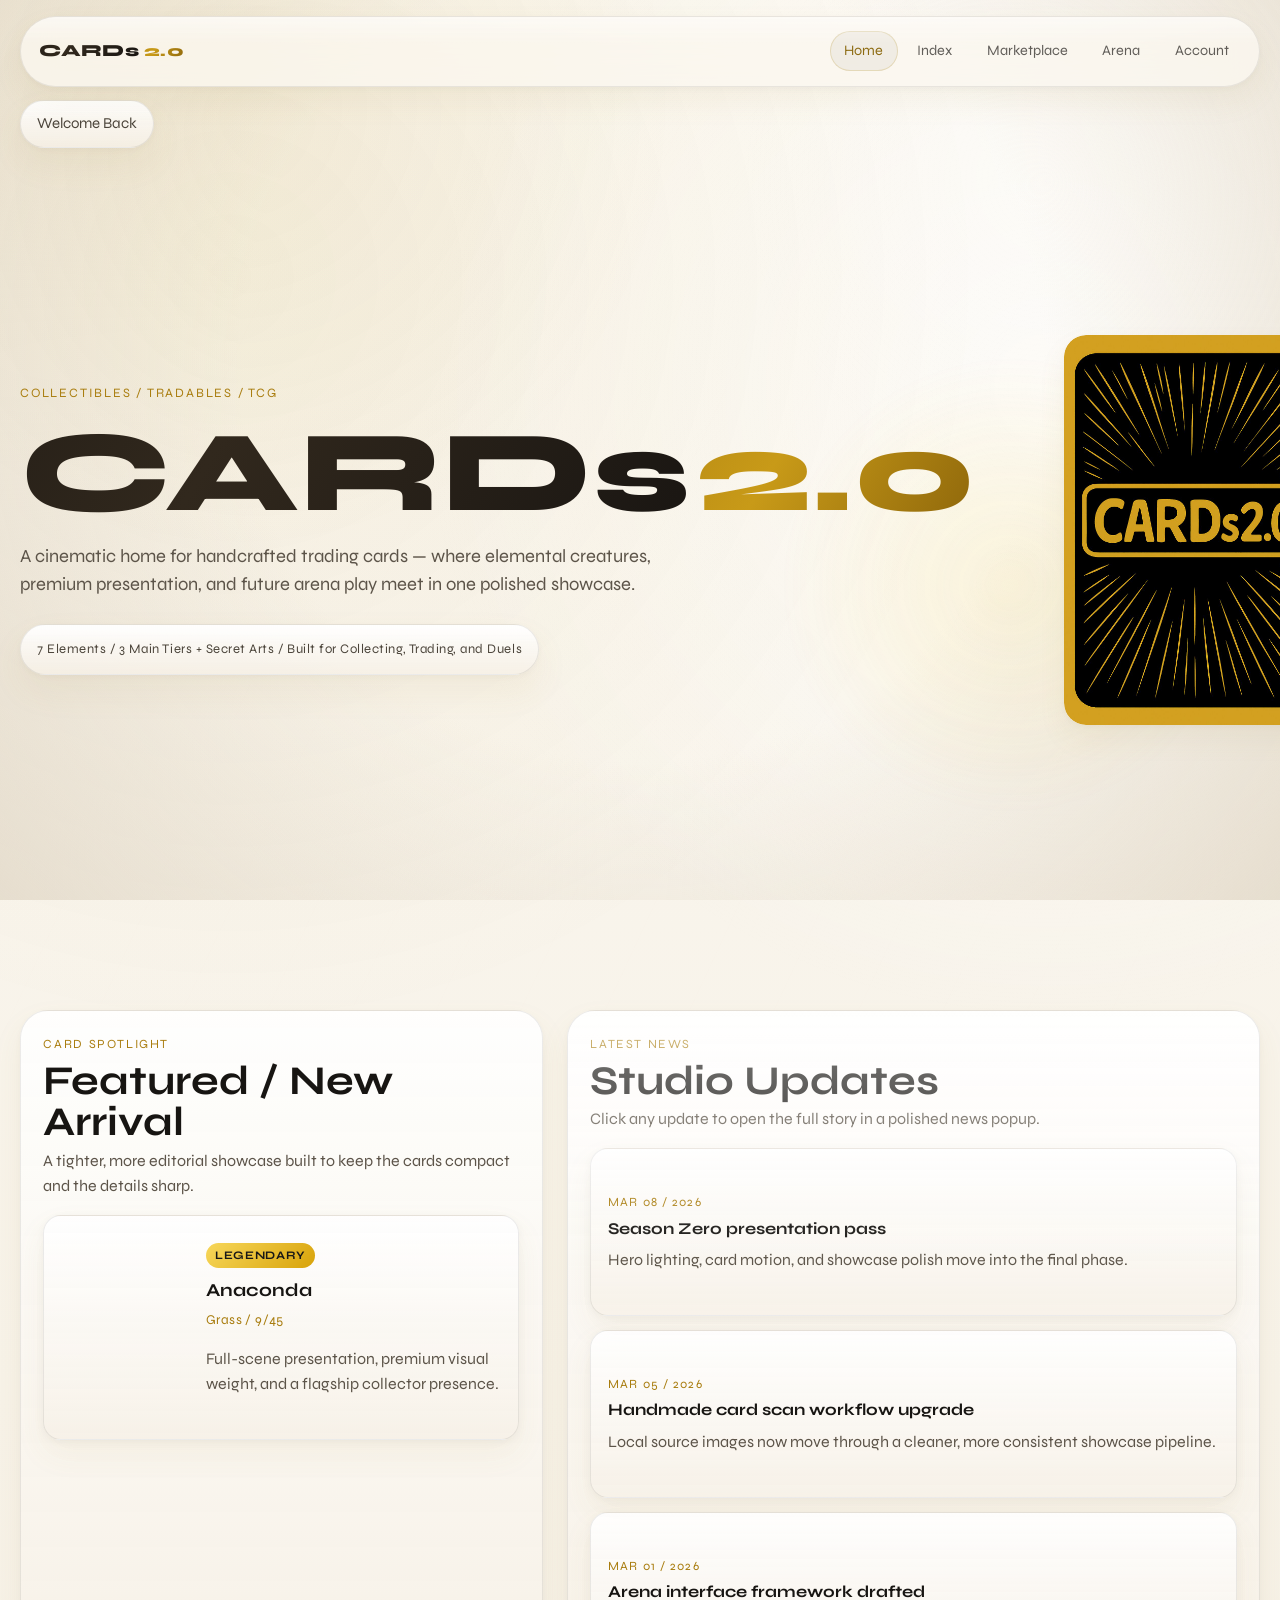
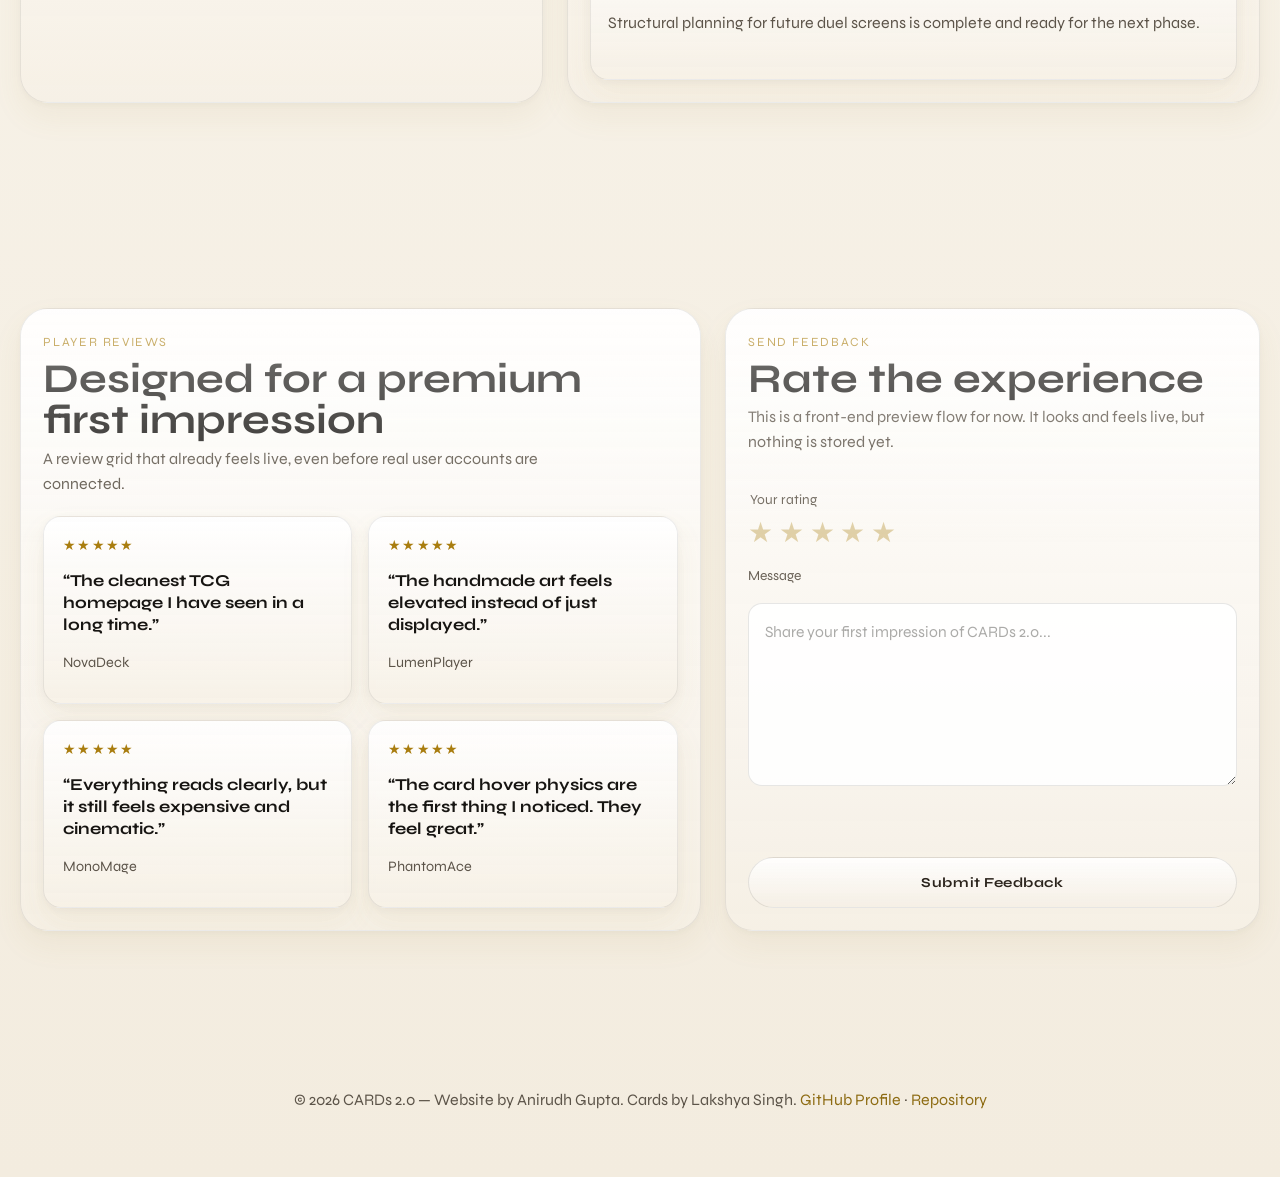
<file: index.html>
<!DOCTYPE html>
<html lang="en">
<head>
  <meta charset="UTF-8" />
  <meta name="viewport" content="width=device-width, initial-scale=1.0" />
  <title>CARDs 2.0 — Home</title>
  <meta
    name="description"
    content="CARDs 2.0 — a premium digital vault for handmade trading cards."
  />
  <meta name="theme-color" content="#080808" />
  <script>
    (function () {
      var storageKey = "cards20-theme-mode";
      var mode = "system";

      try {
        mode = localStorage.getItem(storageKey) || "system";
      } catch (error) {
        mode = "system";
      }

      if (mode !== "light" && mode !== "dark" && mode !== "system") {
        mode = "system";
      }

      var resolved = mode === "system"
        ? (window.matchMedia("(prefers-color-scheme: dark)").matches ? "dark" : "light")
        : mode;

      document.documentElement.setAttribute("data-theme-mode", mode);
      document.documentElement.setAttribute("data-theme-resolved", resolved);

      var themeMeta = document.querySelector('meta[name="theme-color"]');
      if (themeMeta) {
        themeMeta.setAttribute("content", resolved === "light" ? "#f6f2e8" : "#080808");
      }
    })();
  </script>

  <link rel="preconnect" href="https://fonts.googleapis.com" />
  <link rel="preconnect" href="https://fonts.gstatic.com" crossorigin />
  <link
    href="https://fonts.googleapis.com/css2?family=Syne:wght@500;700;800&display=swap"
    rel="stylesheet"
  />

  <link rel="stylesheet" href="assets/css/styles.css" />
  <script defer src="assets/js/app.js"></script>
</head>
<body data-page="home">
  <div class="ambient ambient-stripes" aria-hidden="true"></div>
  <div class="ambient ambient-vignette" aria-hidden="true"></div>

  <div class="cursor" aria-hidden="true">
    <span class="cursor-orb"></span>
    <span class="cursor-shape"></span>
  </div>

  <header class="site-header">
    <div class="container">
      <nav class="nav-pill luxury-panel" aria-label="Primary navigation">
        <a href="index.html" class="brand" aria-label="CARDs 2.0 Home">
          <span class="brand-word">CARDs</span>
          <span class="brand-version">2.0</span>
        </a>

        <div class="nav-links">
          <a href="index.html" class="nav-link">Home</a>
          <a href="gallery.html" class="nav-link">Index</a>
          <a href="shop.html" class="nav-link">Marketplace</a>
          <a href="arena.html" class="nav-link">Arena</a>
          <a href="account.html" class="nav-link">Account</a>
        </div>
      </nav>
    </div>
  </header>

  <section class="welcome-strip">
    <div class="container">
      <div class="welcome-pill luxury-panel">
        <p id="welcomeGreeting">Welcome Back</p>
      </div>
    </div>
  </section>

  <main>
    <section class="hero container reveal">
      <div class="hero-copy">
        <p class="eyebrow">COLLECTIBLES / TRADABLES / TCG</p>

        <h1 class="hero-title" aria-label="CARDs 2.0">
          <span class="brand-word">CARDs</span>
          <span class="brand-version">2.0</span>
        </h1>

        <p class="hero-tagline">
          A cinematic home for handcrafted trading cards — where elemental creatures,
          premium presentation, and future arena play meet in one polished showcase.
        </p>

        <div class="hero-note luxury-panel">
          <p>7 Elements / 3 Main Tiers + Secret Arts / Built for Collecting, Trading, and Duels</p>
        </div>
      </div>

      <div class="hero-visual">
        <figure class="hero-card tilt-scene" data-tilt-scene data-tilt-max="9">
          <div class="card-container">
            <div class="card-face card-back-frame">
              <img
                src="assets/images/cards/card_back.jpg"
                alt="CARDs 2.0 card back design"
                width="1024"
                height="1536"
              />
              <span class="shine"></span>
            </div>
          </div>
        </figure>
      </div>
    </section>

    <section class="section container reveal">
      <div class="updates-layout">
        <section class="spotlight-panel luxury-panel" aria-labelledby="spotlight-title">
          <div class="section-head compact">
            <p class="section-kicker">Card Spotlight</p>
            <h2 id="spotlight-title">Featured / New Arrival</h2>
            <p class="section-copy">
              A tighter, more editorial showcase built to keep the cards compact and the details sharp.
            </p>
          </div>

          <div class="spotlight-list">
            <article class="spotlight-card reveal-card" data-reveal-card>
              <div class="spotlight-thumb tilt-scene" data-tilt-scene data-tilt-max="12">
                <div class="card-container">
                  <div class="card-face">
                    <img
                      src="assets/images/cards/Anaconda.jpg"
                      alt="Anaconda Legendary card"
                      width="614"
                      height="889"
                    />
                    <span class="shine"></span>
                  </div>
                </div>
              </div>

              <div class="spotlight-content">
                <span class="rarity-badge legendary">Legendary</span>
                <h3>Anaconda</h3>
                <p class="statline">Grass / 9/45</p>
                <p class="muted">
                  Full-scene presentation, premium visual weight, and a flagship collector presence.
                </p>
              </div>
            </article>

            <article class="spotlight-card reveal-card" data-reveal-card>
              <div class="spotlight-thumb tilt-scene" data-tilt-scene data-tilt-max="12">
                <div class="card-container">
                  <div class="card-face">
                    <img
                      src="assets/images/cards/Kirin.jpg"
                      alt="Kirin Common card"
                      width="614"
                      height="889"
                    />
                    <span class="shine"></span>
                  </div>
                </div>
              </div>

              <div class="spotlight-content">
                <span class="rarity-badge common">Common</span>
                <h3>Kirin</h3>
                <p class="statline">Magic / 3/45</p>
                <p class="muted">
                  Clean, balanced, and foundational — the kind of card that defines the set's visual language.
                </p>
              </div>
            </article>
          </div>
        </section>

        <aside class="news-panel luxury-panel" aria-labelledby="news-title">
          <div class="section-head compact">
            <p class="section-kicker">Latest News</p>
            <h2 id="news-title">Studio Updates</h2>
            <p class="section-copy">
              Click any update to open the full story in a polished news popup.
            </p>
          </div>

          <div class="news-list">
            <button type="button" class="news-card reveal-card" data-reveal-card data-news-template="news-template-1">
              <span class="news-date">MAR 08 / 2026</span>
              <span class="news-card-title">Season Zero presentation pass</span>
              <span class="news-card-preview">
                Hero lighting, card motion, and showcase polish move into the final phase.
              </span>
            </button>

            <button type="button" class="news-card reveal-card" data-reveal-card data-news-template="news-template-2">
              <span class="news-date">MAR 05 / 2026</span>
              <span class="news-card-title">Handmade card scan workflow upgrade</span>
              <span class="news-card-preview">
                Local source images now move through a cleaner, more consistent showcase pipeline.
              </span>
            </button>

            <button type="button" class="news-card reveal-card" data-reveal-card data-news-template="news-template-3">
              <span class="news-date">MAR 01 / 2026</span>
              <span class="news-card-title">Arena interface framework drafted</span>
              <span class="news-card-preview">
                Structural planning for future duel screens is complete and ready for the next phase.
              </span>
            </button>
          </div>
        </aside>
      </div>
    </section>

    <section class="section container reveal">
      <div class="community-layout">
        <section class="reviews-panel luxury-panel" aria-labelledby="reviews-title">
          <div class="section-head">
            <p class="section-kicker">Player Reviews</p>
            <h2 id="reviews-title">Designed for a premium first impression</h2>
            <p class="section-copy">
              A review grid that already feels live, even before real user accounts are connected.
            </p>
          </div>

          <div class="reviews-grid">
            <article class="review-card reveal-card" data-reveal-card>
              <p class="review-rating">★★★★★</p>
              <h3>“The cleanest TCG homepage I have seen in a long time.”</h3>
              <p class="review-author">NovaDeck</p>
            </article>

            <article class="review-card reveal-card" data-reveal-card>
              <p class="review-rating">★★★★★</p>
              <h3>“The handmade art feels elevated instead of just displayed.”</h3>
              <p class="review-author">LumenPlayer</p>
            </article>

            <article class="review-card reveal-card" data-reveal-card>
              <p class="review-rating">★★★★★</p>
              <h3>“Everything reads clearly, but it still feels expensive and cinematic.”</h3>
              <p class="review-author">MonoMage</p>
            </article>

            <article class="review-card reveal-card" data-reveal-card>
              <p class="review-rating">★★★★★</p>
              <h3>“The card hover physics are the first thing I noticed. They feel great.”</h3>
              <p class="review-author">PhantomAce</p>
            </article>
          </div>
        </section>

        <aside class="feedback-panel luxury-panel" aria-labelledby="feedback-title">
          <div class="section-head compact">
            <p class="section-kicker">Send Feedback</p>
            <h2 id="feedback-title">Rate the experience</h2>
            <p class="section-copy">
              This is a front-end preview flow for now. It looks and feels live, but nothing is stored yet.
            </p>
          </div>

          <form class="feedback-form" id="feedbackForm" action="#">
            <fieldset class="rating-group">
              <legend>Your rating</legend>

              <div class="stars">
                <input class="rating-input" type="radio" name="rating" id="star-5" value="5" />
                <label class="star-label" for="star-5" aria-label="5 stars">★</label>

                <input class="rating-input" type="radio" name="rating" id="star-4" value="4" />
                <label class="star-label" for="star-4" aria-label="4 stars">★</label>

                <input class="rating-input" type="radio" name="rating" id="star-3" value="3" />
                <label class="star-label" for="star-3" aria-label="3 stars">★</label>

                <input class="rating-input" type="radio" name="rating" id="star-2" value="2" />
                <label class="star-label" for="star-2" aria-label="2 stars">★</label>

                <input class="rating-input" type="radio" name="rating" id="star-1" value="1" />
                <label class="star-label" for="star-1" aria-label="1 star">★</label>
              </div>
            </fieldset>

            <label for="feedback-message" class="input-label">Message</label>
            <textarea
              id="feedback-message"
              class="text-input"
              name="message"
              rows="6"
              placeholder="Share your first impression of CARDs 2.0..."
            ></textarea>

            <p class="feedback-status" id="feedbackStatus" aria-live="polite"></p>

            <button class="ghost-button" id="feedbackSubmit" type="submit">
              Submit Feedback
            </button>
          </form>
        </aside>
      </div>
    </section>
  </main>

  <div class="news-modal" id="newsModal" hidden>
    <div class="news-modal-backdrop" data-close-news></div>

    <div
      class="news-modal-dialog luxury-panel"
      role="dialog"
      aria-modal="true"
      aria-labelledby="newsModalTitle"
    >
      <button
        type="button"
        class="news-modal-close"
        data-close-news
        aria-label="Close news popup"
      >
        ×
      </button>

      <p class="news-modal-date" id="newsModalDate"></p>
      <h3 class="news-modal-title" id="newsModalTitle"></h3>
      <div class="news-modal-body" id="newsModalBody"></div>
    </div>
  </div>

  <template id="news-template-1">
    <p>
      The Season Zero presentation pass is now focused on refinement rather than exploration.
      The current work is centered on visual rhythm: hero composition, hover responsiveness,
      glow restraint, and stronger card staging across the homepage.
    </p>
    <p>
      This phase is important because CARDs 2.0 is meant to feel premium before the player ever
      enters the arena. The goal is not just polish, but confidence — every surface, motion,
      shadow, and spacing decision should support that feeling.
    </p>
    <p>
      Next, the same standard will be carried into the future Index, Marketplace, and Arena screens.
    </p>
  </template>

  <template id="news-template-2">
    <p>
      The handmade card scan workflow has been improved to produce a cleaner showcase result from
      local image files. This helps preserve the texture and warmth of the original art while
      reducing inconsistency in contrast and presentation.
    </p>
    <p>
      Since the cards are the center of the platform, the image pipeline has to respect both the
      craft of the artwork and the needs of the interface. Better scans mean better depth, cleaner
      highlights, and a more trustworthy collector experience.
    </p>
    <p>
      This update lays the groundwork for the upcoming gallery view and future collectible browsing.
    </p>
  </template>

  <template id="news-template-3">
    <p>
      The Arena interface framework has now been structurally mapped out. This includes planning
      space for future duel screens, card hand zones, player identity panels, turn indicators,
      and adaptable interaction states.
    </p>
    <p>
      Nothing multiplayer-related is being wired yet, but the front-end architecture is already
      being shaped so that future backend integration can happen without forcing a redesign.
    </p>
    <p>
      The result is a cleaner path toward a modular Arena build that can grow without becoming
      visually inconsistent.
    </p>
  </template>

  <footer class="site-footer container">
    <p class="muted">
      © 2026 CARDs 2.0 — Website by Anirudh Gupta. Cards by Lakshya Singh.
      <a href="https://github.com/AnAnonymousPotato" target="_blank" rel="noopener noreferrer">GitHub Profile</a>
      ·
      <a href="https://github.com/CARDs-2-0/CARDs-2-0.github.io" target="_blank" rel="noopener noreferrer">Repository</a>
    </p>
  </footer>
</body>
</html>
</file>
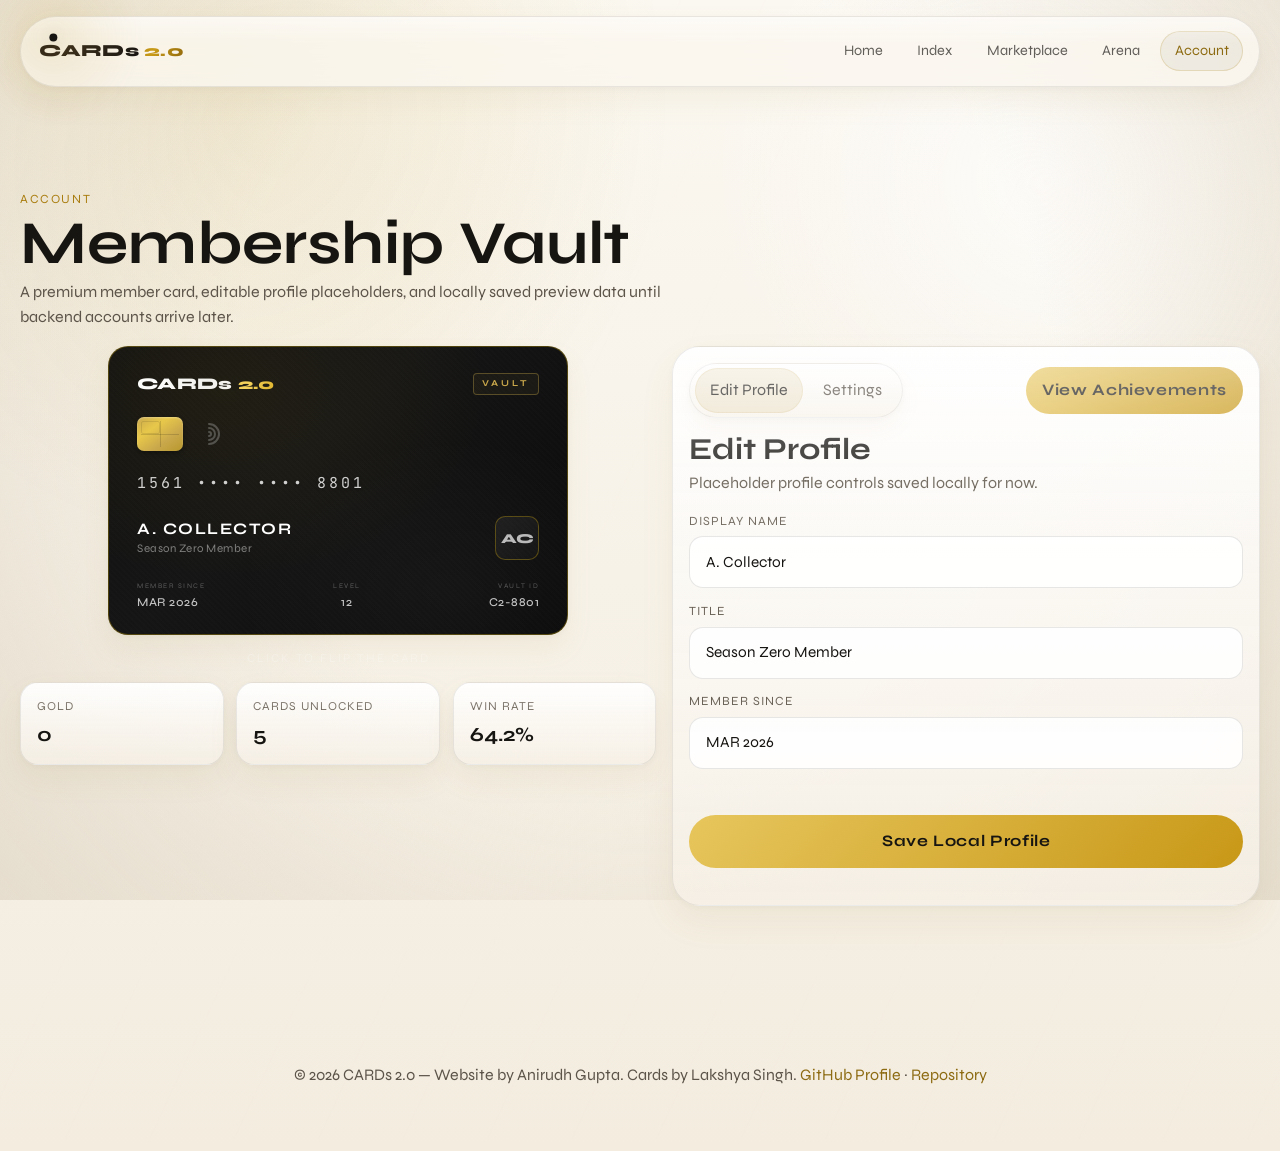
<file: account.html>
<!DOCTYPE html>
<html lang="en">
<head>
  <meta charset="UTF-8" />
  <meta name="viewport" content="width=device-width, initial-scale=1.0" />
  <title>CARDs 2.0 — Account</title>
  <meta
    name="description"
    content="CARDs 2.0 Account — membership card, profile controls, achievements, and settings."
  />
  <meta name="theme-color" content="#080808" />
  <script>
    (function () {
      var storageKey = "cards20-theme-mode";
      var mode = "system";

      try {
        mode = localStorage.getItem(storageKey) || "system";
      } catch (error) {
        mode = "system";
      }

      if (mode !== "light" && mode !== "dark" && mode !== "system") {
        mode = "system";
      }

      var resolved = mode === "system"
        ? (window.matchMedia("(prefers-color-scheme: dark)").matches ? "dark" : "light")
        : mode;

      document.documentElement.setAttribute("data-theme-mode", mode);
      document.documentElement.setAttribute("data-theme-resolved", resolved);

      var themeMeta = document.querySelector('meta[name="theme-color"]');
      if (themeMeta) {
        themeMeta.setAttribute("content", resolved === "light" ? "#f6f2e8" : "#080808");
      }
    })();
  </script>

  <link rel="preconnect" href="https://fonts.googleapis.com" />
  <link rel="preconnect" href="https://fonts.gstatic.com" crossorigin />
  <link
    href="https://fonts.googleapis.com/css2?family=Syne:wght@500;700;800&family=Orbitron:wght@400;700;900&family=JetBrains+Mono&display=swap"
    rel="stylesheet"
  />

  <link rel="stylesheet" href="assets/css/styles.css" />
  <script defer src="assets/js/app.js"></script>
</head>
<body data-page="account">
  <div class="ambient ambient-stripes" aria-hidden="true"></div>
  <div class="ambient ambient-vignette" aria-hidden="true"></div>

  <div class="cursor" aria-hidden="true">
    <span class="cursor-orb"></span>
    <span class="cursor-shape"></span>
  </div>

  <header class="site-header">
    <div class="container">
      <nav class="nav-pill luxury-panel" aria-label="Primary navigation">
        <a href="index.html" class="brand" aria-label="CARDs 2.0 Home">
          <span class="brand-word">CARDs</span>
          <span class="brand-version">2.0</span>
        </a>

        <div class="nav-links">
          <a href="index.html" class="nav-link">Home</a>
          <a href="gallery.html" class="nav-link">Index</a>
          <a href="shop.html" class="nav-link">Marketplace</a>
          <a href="arena.html" class="nav-link">Arena</a>
          <a href="account.html" class="nav-link">Account</a>
        </div>
      </nav>
    </div>
  </header>

  <main>
    <section class="section container reveal">
      <div class="account-head">
        <p class="section-kicker">Account</p>
        <h1 class="account-title">Membership Vault</h1>
        <p class="section-copy account-copy">
          A premium member card, editable profile placeholders, and locally saved preview data until backend accounts arrive later.
        </p>
      </div>

      <div class="account-layout">
        <section class="account-membership-column">
          <div class="account-card-block">
            <div class="cc-scene" id="scene">
              <div class="cc-card" id="card" tabindex="0" role="button" aria-label="Flip membership card">
                <!-- FRONT -->
                <div class="cc-face cc-face--front">
                  <div class="shine" id="shineFront"></div>

                  <div class="cc-front-content">
                    <div class="cc-card-header">
                      <div class="cc-card-brand">
                        <span class="brand-word">CARDs</span>
                        <span class="brand-version">2.0</span>
                      </div>
                      <div class="cc-card-tier">VAULT</div>
                    </div>

                    <div class="cc-chip-row">
                      <div class="chip">
                        <div class="chip-inner"></div>
                        <div class="chip-holo" id="chipHolo"></div>
                        <div class="chip-holo-grating" id="chipGrating"></div>
                        <div class="chip-holo-iridescent" id="chipIridescent"></div>
                        <div class="chip-holo-specular" id="chipSpecular"></div>
                      </div>

                      <div class="cc-contactless" aria-hidden="true">
                        <svg viewBox="0 0 24 24">
                          <path d="M12 18c3.3 0 6-2.7 6-6s-2.7-6-6-6" stroke-linecap="round"></path>
                          <path d="M12 14c1.1 0 2-0.9 2-2s-0.9-2-2-2" stroke-linecap="round"></path>
                          <path d="M12 22c5.5 0 10-4.5 10-10S17.5 2 12 2" stroke-linecap="round"></path>
                        </svg>
                      </div>
                    </div>

                    <div class="cc-card-number" id="accountCardNumber">4829 •••• •••• 7156</div>

                    <div class="cc-profile-row">
                      <div class="cc-profile-copy">
                        <h2 id="accountNameFront">A. COLLECTOR</h2>
                        <p id="accountTitleFront">Season Zero Member</p>
                      </div>

                      <div class="cc-profile-pic">
                        <span id="accountInitials">AC</span>
                      </div>
                    </div>

                    <div class="cc-card-footer">
                      <div class="cc-card-info-group">
                        <span class="cc-card-label">Member Since</span>
                        <span class="cc-card-value" id="accountMemberSince">MAR 2026</span>
                      </div>

                      <div class="cc-card-info-group" style="text-align:center;">
                        <span class="cc-card-label">Level</span>
                        <span class="cc-card-value" id="accountLevelFront">12</span>
                      </div>

                      <div class="cc-card-info-group" style="text-align:right;">
                        <span class="cc-card-label">Vault ID</span>
                        <span class="cc-card-value" id="accountVaultIdFront">C2-2046</span>
                      </div>
                    </div>
                  </div>
                </div>

                <!-- BACK -->
                <div class="cc-face cc-face--back">
                  <div class="shine" id="shineBack"></div>
                  <div class="cc-magnetic-strip"></div>

                  <div class="cc-back-content">
                    <div class="cc-back-top">
                      <div class="cc-back-top-item">
                        <span class="cc-back-label">XP Progress</span>
                        <span class="cc-back-value">
                          <strong id="accountXpCurrent">1840</strong> / <span id="accountXpNext">2500</span>
                        </span>
                      </div>

                      <div class="cc-back-top-item" style="text-align:right;">
                        <span class="cc-back-label">Level</span>
                        <span class="cc-back-value" id="accountLevelBack">12</span>
                      </div>
                    </div>

                    <div class="cc-xp-track">
                      <span class="cc-xp-fill" id="accountXpFill"></span>
                    </div>

                    <div class="cc-back-stats-grid">
                      <article class="cc-back-stat">
                        <span class="cc-back-label">Wins</span>
                        <strong id="accountWins">34</strong>
                      </article>

                      <article class="cc-back-stat">
                        <span class="cc-back-label">Losses</span>
                        <strong id="accountLosses">19</strong>
                      </article>

                      <article class="cc-back-stat">
                        <span class="cc-back-label">Ratio</span>
                        <strong id="accountRatio">1.79:1</strong>
                      </article>

                      <article class="cc-back-stat">
                        <span class="cc-back-label">Win %</span>
                        <strong id="accountWinRate">64.2%</strong>
                      </article>

                      <article class="cc-back-stat">
                        <span class="cc-back-label">Matches</span>
                        <strong id="accountMatches">53</strong>
                      </article>

                      <article class="cc-back-stat">
                        <span class="cc-back-label">Unlocked</span>
                        <strong id="accountUnlockedTotal">5</strong>
                      </article>
                    </div>

                  </div>
                </div>
              </div>
            </div>

            <div class="cc-hint" id="hint">
              Click to flip the card
            </div>
          </div>

          <div class="account-mini-grid">
            <article class="account-mini-card luxury-panel">
              <span>Gold</span>
              <strong id="accountGoldStat">10000</strong>
            </article>

            <article class="account-mini-card luxury-panel">
              <span>Cards Unlocked</span>
              <strong id="accountUnlockedStat">5</strong>
            </article>

            <article class="account-mini-card luxury-panel">
              <span>Win Rate</span>
              <strong id="accountWinRateStat">64.2%</strong>
            </article>
          </div>
        </section>

        <section class="account-console luxury-panel">
          <div class="account-console-top">
            <div class="account-tabs" role="tablist" aria-label="Account sections">
              <button type="button" class="account-tab is-active" data-account-tab="edit" aria-selected="true">Edit Profile</button>
              <button type="button" class="account-tab" data-account-tab="settings" aria-selected="false">Settings</button>
            </div>

            <button type="button" class="account-achievements-button" id="openAchievementsButton">
              View Achievements
            </button>
          </div>

          <div class="account-panels">
            <section class="account-panel is-active" data-account-panel="edit">
              <div class="account-panel-head">
                <h2>Edit Profile</h2>
                <p>Placeholder profile controls saved locally for now.</p>
              </div>

              <form class="account-form" id="accountProfileForm">
                <label class="account-field">
                  <span>Display Name</span>
                  <input id="accountNameInput" class="account-input" type="text" maxlength="26" />
                </label>

                <label class="account-field">
                  <span>Title</span>
                  <input id="accountTitleInput" class="account-input" type="text" maxlength="36" />
                </label>

                <label class="account-field">
                  <span>Member Since</span>
                  <input id="accountSinceInput" class="account-input" type="text" maxlength="18" />
                </label>

                <p class="account-status" id="accountProfileStatus" aria-live="polite"></p>

                <button type="submit" class="account-action-button">Save Local Profile</button>
              </form>
            </section>

            <section class="account-panel" data-account-panel="settings" hidden>
              <div class="account-panel-head">
                <h2>Settings</h2>
                <p>Cosmetic preview preferences only. These are not account synced yet.</p>
              </div>

              <div class="settings-list">
                <article class="setting-item setting-item-theme">
                  <div class="setting-copy">
                    <h3>Color Theme</h3>
                    <p>Choose between Light, Dark, or System. System follows your device preference by default.</p>
                  </div>

                  <div class="theme-mode-toggle" role="group" aria-label="Theme mode">
                    <button type="button" class="theme-mode-button" data-theme-mode="light">Light</button>
                    <button type="button" class="theme-mode-button" data-theme-mode="dark">Dark</button>
                    <button type="button" class="theme-mode-button" data-theme-mode="system">System</button>
                  </div>
                </article>

                <article class="setting-item">
                  <div class="setting-copy">
                    <h3>Motion Effects</h3>
                    <p>Keep premium movement and transitions enabled in this preview.</p>
                  </div>
                  <button type="button" class="setting-toggle" data-setting-key="motion">
                    <span></span>
                  </button>
                </article>

                <article class="setting-item">
                  <div class="setting-copy">
                    <h3>Premium Highlights</h3>
                    <p>Use richer glow, foil, and presentation accents where supported.</p>
                  </div>
                  <button type="button" class="setting-toggle" data-setting-key="premium">
                    <span></span>
                  </button>
                </article>

                <article class="setting-item">
                  <div class="setting-copy">
                    <h3>Preview Alerts</h3>
                    <p>Reserve space for future update and social notifications.</p>
                  </div>
                  <button type="button" class="setting-toggle" data-setting-key="alerts">
                    <span></span>
                  </button>
                </article>
              </div>

              <p class="account-status" id="accountSettingsStatus" aria-live="polite"></p>
            </section>
          </div>
        </section>
      </div>
    </section>
  </main>

  <div class="account-modal" id="achievementsModal" hidden>
    <div class="account-modal-backdrop" data-close-achievements></div>

    <div
      class="account-modal-dialog luxury-panel"
      role="dialog"
      aria-modal="true"
      aria-labelledby="achievementsModalTitle"
    >
      <button
        type="button"
        class="account-modal-close"
        data-close-achievements
        aria-label="Close achievements popup"
      >
        ×
      </button>

      <div class="account-panel-head">
        <p class="section-kicker">Achievements</p>
        <h2 id="achievementsModalTitle">Milestones & Progress</h2>
        <p>Preview milestone cards based on your current local data.</p>
      </div>

      <div class="achievement-list achievement-list-large" id="achievementList"></div>
    </div>
  </div>

  <footer class="site-footer container">
    <p class="muted">
      © 2026 CARDs 2.0 — Website by Anirudh Gupta. Cards by Lakshya Singh.
      <a href="https://github.com/AnAnonymousPotato" target="_blank" rel="noopener noreferrer">GitHub Profile</a>
      ·
      <a href="https://github.com/CARDs-2-0/CARDs-2-0.github.io" target="_blank" rel="noopener noreferrer">Repository</a>
    </p>
  </footer>
</body>
</html>
</file>
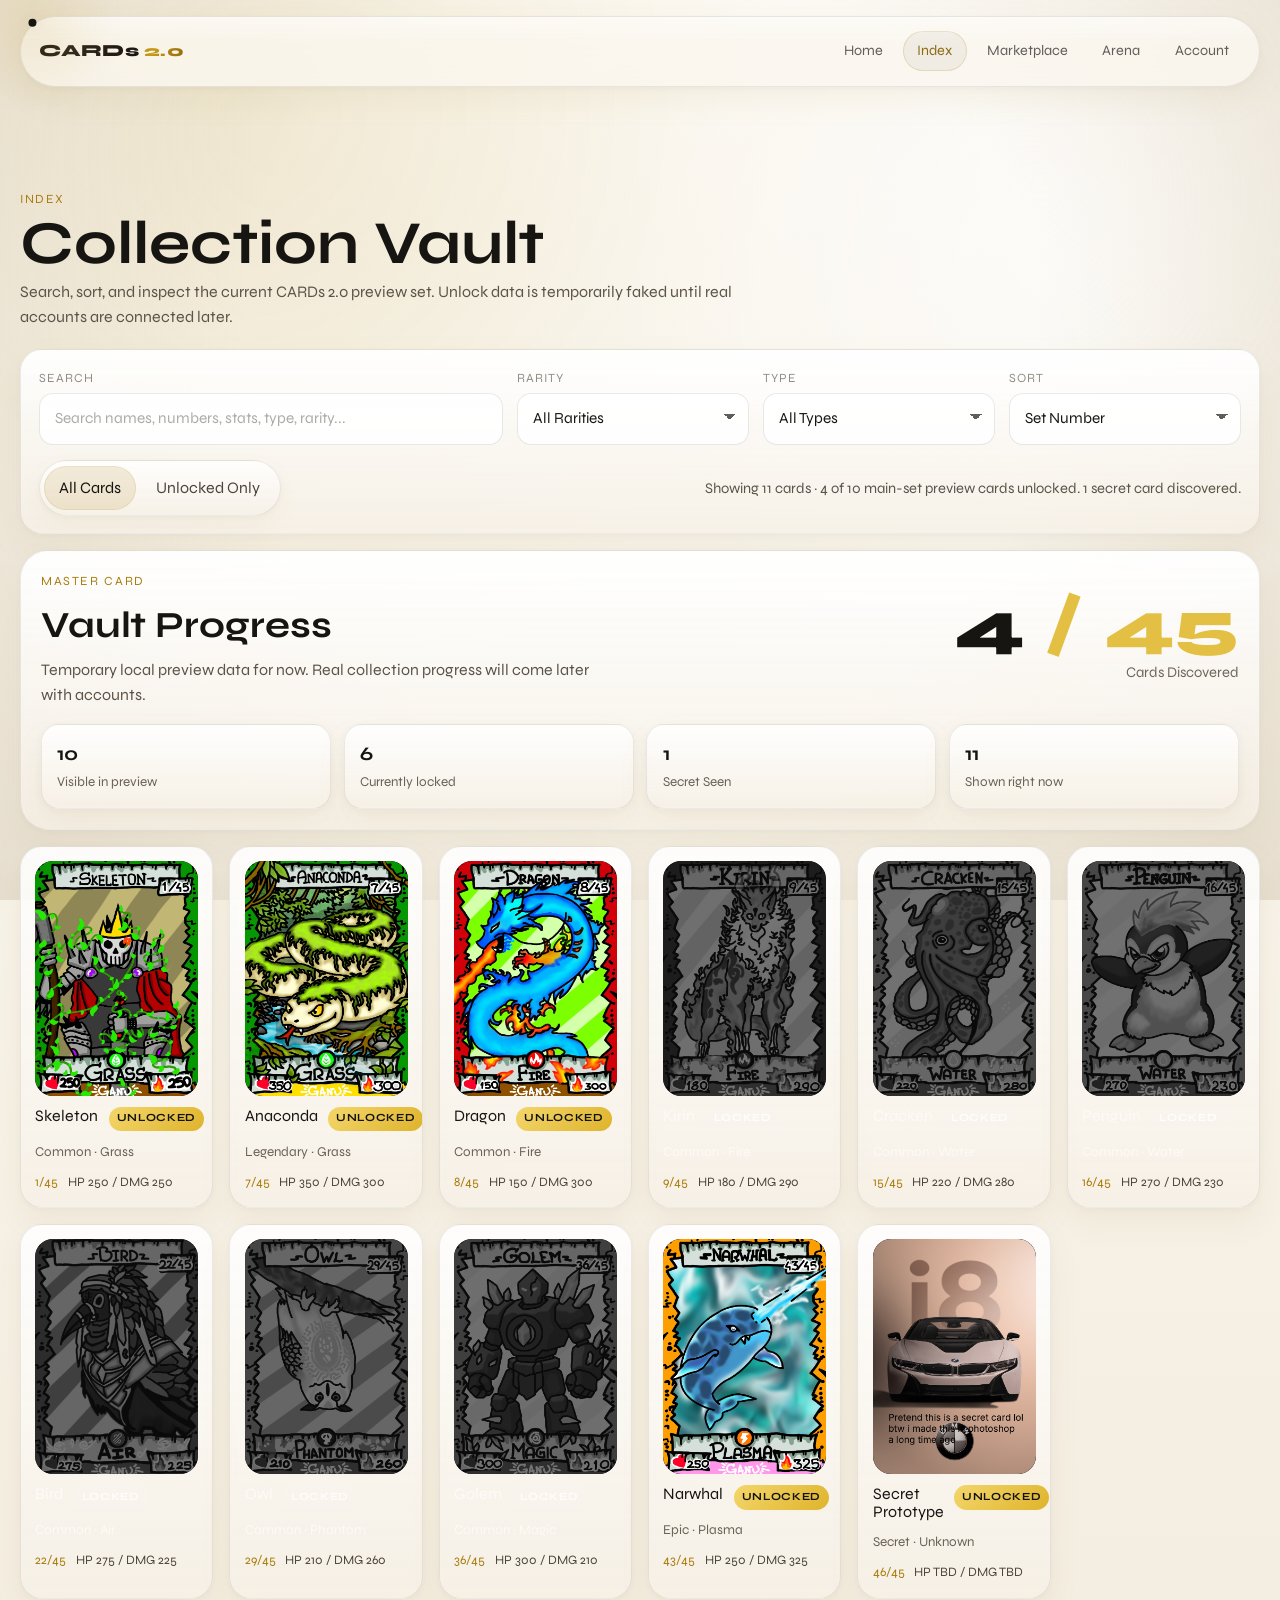
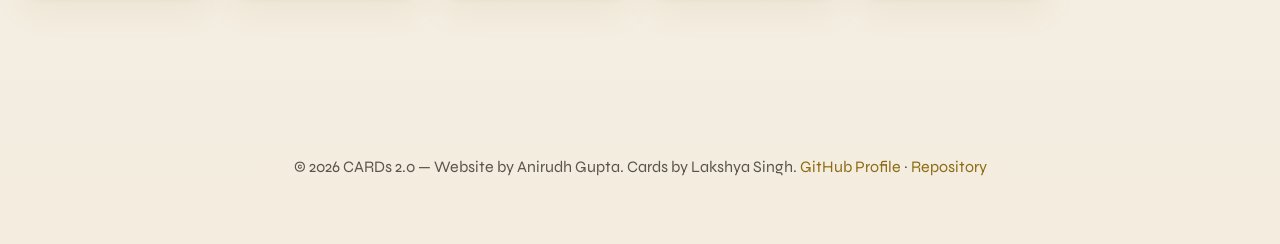
<file: gallery.html>
<!DOCTYPE html>
<html lang="en">
<head>
  <meta charset="UTF-8" />
  <meta name="viewport" content="width=device-width, initial-scale=1.0" />
  <title>CARDs 2.0 — Index</title>
  <meta
    name="description"
    content="CARDs 2.0 Index — browse the current illustrated collection."
  />
  <meta name="theme-color" content="#080808" />
  <script>
    (function () {
      var storageKey = "cards20-theme-mode";
      var mode = "system";

      try {
        mode = localStorage.getItem(storageKey) || "system";
      } catch (error) {
        mode = "system";
      }

      if (mode !== "light" && mode !== "dark" && mode !== "system") {
        mode = "system";
      }

      var resolved = mode === "system"
        ? (window.matchMedia("(prefers-color-scheme: dark)").matches ? "dark" : "light")
        : mode;

      document.documentElement.setAttribute("data-theme-mode", mode);
      document.documentElement.setAttribute("data-theme-resolved", resolved);

      var themeMeta = document.querySelector('meta[name="theme-color"]');
      if (themeMeta) {
        themeMeta.setAttribute("content", resolved === "light" ? "#f6f2e8" : "#080808");
      }
    })();
  </script>

  <link rel="preconnect" href="https://fonts.googleapis.com" />
  <link rel="preconnect" href="https://fonts.gstatic.com" crossorigin />
  <link
    href="https://fonts.googleapis.com/css2?family=Syne:wght@500;700;800&display=swap"
    rel="stylesheet"
  />

  <link rel="stylesheet" href="assets/css/styles.css" />
  <script defer src="assets/js/app.js"></script>
</head>
<body data-page="index">
  <div class="ambient ambient-stripes" aria-hidden="true"></div>
  <div class="ambient ambient-vignette" aria-hidden="true"></div>

  <div class="cursor" aria-hidden="true">
    <span class="cursor-orb"></span>
    <span class="cursor-shape"></span>
  </div>

  <header class="site-header">
    <div class="container">
      <nav class="nav-pill luxury-panel" aria-label="Primary navigation">
        <a href="index.html" class="brand" aria-label="CARDs 2.0 Home">
          <span class="brand-word">CARDs</span>
          <span class="brand-version">2.0</span>
        </a>

        <div class="nav-links">
          <a href="index.html" class="nav-link">Home</a>
          <a href="gallery.html" class="nav-link">Index</a>
          <a href="shop.html" class="nav-link">Marketplace</a>
          <a href="arena.html" class="nav-link">Arena</a>
          <a href="account.html" class="nav-link">Account</a>
        </div>
      </nav>
    </div>
  </header>

  <main>
    <section class="section container reveal">
      <div class="index-page-head">
        <p class="section-kicker">Index</p>
        <h1 class="index-page-title">Collection Vault</h1>
        <p class="section-copy index-page-copy">
          Search, sort, and inspect the current CARDs 2.0 preview set. Unlock data is temporarily
          faked until real accounts are connected later.
        </p>
      </div>

      <form class="collection-toolbar luxury-panel" id="indexControls" role="search" novalidate>
        <div class="collection-toolbar-grid">
          <label class="collection-control collection-search">
            <span class="collection-control-label">Search</span>
            <input
              id="collectionSearch"
              class="collection-input"
              type="search"
              placeholder="Search names, numbers, stats, type, rarity..."
              autocomplete="off"
            />
          </label>

          <label class="collection-control">
            <span class="collection-control-label">Rarity</span>
            <select id="rarityFilter" class="collection-select">
              <option value="all">All Rarities</option>
              <option value="Common">Common</option>
              <option value="Epic">Epic</option>
              <option value="Legendary">Legendary</option>
            </select>
          </label>

          <label class="collection-control">
            <span class="collection-control-label">Type</span>
            <select id="typeFilter" class="collection-select">
              <option value="all">All Types</option>
              <option value="Grass">Grass</option>
              <option value="Fire">Fire</option>
              <option value="Water">Water</option>
              <option value="Air">Air</option>
              <option value="Phantom">Phantom</option>
              <option value="Magic">Magic</option>
              <option value="Plasma">Plasma</option>
            </select>
          </label>

          <label class="collection-control">
            <span class="collection-control-label">Sort</span>
            <select id="sortFilter" class="collection-select">
              <option value="number">Set Number</option>
              <option value="name">Name</option>
              <option value="rarity">Rarity</option>
              <option value="type">Type</option>
              <option value="hp">Highest HP</option>
              <option value="dmg">Highest DMG</option>
              <option value="status">Unlocked First</option>
            </select>
          </label>
        </div>

        <div class="collection-toolbar-footer">
          <div class="collection-toggle" id="ownershipToggle">
            <button type="button" class="is-active" data-view="all">All Cards</button>
            <button type="button" data-view="unlocked">Unlocked Only</button>
          </div>

          <p class="collection-toolbar-meta" id="indexResultsMeta">
            Showing the current illustrated preview set.
          </p>
        </div>
      </form>

      <section class="index-master-card luxury-panel reveal-card" data-reveal-card aria-labelledby="indexMasterTitle">
        <div class="index-master-copy">
          <p class="section-kicker">Master Card</p>
          <h2 id="indexMasterTitle">Vault Progress</h2>
          <p class="section-copy">
            Temporary local preview data for now. Real collection progress will come later with accounts.
          </p>
        </div>

        <div class="index-master-total">
          <p class="index-master-value" id="masterUnlockedValue">5 <span>/ 45</span></p>
          <p class="index-master-label">Cards Discovered</p>
        </div>

        <div class="index-master-stats">
          <article class="index-master-stat">
            <strong id="masterVisibleValue">11</strong>
            <span>Visible in preview</span>
          </article>
          <article class="index-master-stat">
            <strong id="masterLockedValue">5</strong>
            <span>Currently locked</span>
          </article>
          <article class="index-master-stat">
            <strong id="masterSpecialValue">1</strong>
            <span id="masterSpecialLabel">Secret Seen</span>
          </article>
          <article class="index-master-stat">
            <strong id="masterShownValue">11</strong>
            <span>Shown right now</span>
          </article>
        </div>
      </section>

      <div class="vault-grid" id="collectionGrid" aria-live="polite"></div>
    </section>
  </main>

  <div class="card-detail-modal" id="cardDetailModal" hidden>
    <div class="card-detail-backdrop" data-close-card-modal></div>

    <div
      class="card-detail-dialog luxury-panel"
      role="dialog"
      aria-modal="true"
      aria-labelledby="cardDetailTitle"
    >
      <button
        type="button"
        class="card-detail-close"
        data-close-card-modal
        aria-label="Close card details"
      >
        ×
      </button>

      <div class="card-detail-body" id="cardDetailBody"></div>
    </div>
  </div>

  <footer class="site-footer container">
    <p class="muted">
      © 2026 CARDs 2.0 — Website by Anirudh Gupta. Cards by Lakshya Singh.
      <a href="https://github.com/AnAnonymousPotato" target="_blank" rel="noopener noreferrer">GitHub Profile</a>
      ·
      <a href="https://github.com/CARDs-2-0/CARDs-2-0.github.io" target="_blank" rel="noopener noreferrer">Repository</a>
    </p>
  </footer>
</body>
</html>
</file>
<file: assets/css/styles.css>
:root {
    --obsidian: #080808;
    --gold: #f1c40f;
    --white: #ffffff;
    --grey: #888888;
    --text-soft: #c9c9c9;
    --line: rgba(255, 255, 255, 0.09);

    --shadow-xl: 0 24px 64px rgba(0, 0, 0, 0.58);
    --shadow-lg: 0 18px 42px rgba(0, 0, 0, 0.4);

    --radius-xl: 28px;
    --radius-lg: 22px;
    --radius-md: 18px;
    --radius-sm: 14px;

    --container: 1240px;

    --parallax-fast: 0px;
    --parallax-slow: 0px;
}

html[data-theme-resolved="dark"] {
    color-scheme: dark;
}

html[data-theme-resolved="light"] {
    color-scheme: light;
    --obsidian: #f6f2e8;
    --gold: #b58b11;
    --white: #171512;
    --grey: #6f675c;
    --text-soft: #45403a;
    --line: rgba(23, 21, 18, 0.12);
    --shadow-xl:
    0 24px 64px rgba(114, 88, 20, 0.1),
    0 6px 18px rgba(0, 0, 0, 0.05);
    --shadow-lg:
    0 18px 42px rgba(114, 88, 20, 0.08),
    0 4px 12px rgba(0, 0, 0, 0.05);
}

*,
*::before,
*::after {
    box-sizing: border-box;
}

html {
    scroll-behavior: smooth;
}

body {
    margin: 0;
    min-height: 100vh;
    overflow-x: clip; /* Changed from hidden to clip for desktop */
    color: var(--white);
    background:
    radial-gradient(circle at 18% 10%, rgba(241, 196, 15, 0.05) 0%, transparent 28%),
    radial-gradient(circle at 82% 14%, rgba(255, 255, 255, 0.04) 0%, transparent 24%),
    var(--obsidian);
    font-family: "Syne", sans-serif;
    line-height: 1.55;
    -webkit-font-smoothing: antialiased;
    text-rendering: optimizeLegibility;
}

body.modal-open {
    overflow: hidden;
}

img {
    display: block;
    max-width: 100%;
}

figure {
    margin: 0;
}

a,
button,
input,
textarea,
select {
    font: inherit;
    color: inherit;
}

button {
    border: 0;
    background: none;
    padding: 0;
}

textarea {
    resize: vertical;
}

::selection {
    background: rgba(241, 196, 15, 0.24);
    color: #ffffff;
}

a:focus-visible,
button:focus-visible,
textarea:focus-visible,
input:focus-visible {
    outline: 2px solid rgba(241, 196, 15, 0.55);
    outline-offset: 3px;
}

.container {
    width: min(var(--container), calc(100% - 40px));
    margin-inline: auto;
}

.section {
    padding: clamp(3.4rem, 8vw, 6.5rem) 0;
}

.muted {
    color: var(--grey);
}

/* Ambient layers */

.ambient {
    position: fixed;
    inset: 0;
    pointer-events: none;
}

.ambient-stripes {
    z-index: -3;
}

.ambient-stripes::before,
.ambient-stripes::after {
    content: "";
    position: absolute;
    inset: -16%;
    background: repeating-linear-gradient(
        115deg,
        transparent 0 26px,
        rgba(241, 196, 15, 0.075) 26px 27px,
                                          transparent 27px 66px
    );
}

.ambient-stripes::before {
    opacity: 0.18;
    transform: translate3d(0, var(--parallax-fast), 0) scale(1.16);
}

.ambient-stripes::after {
    opacity: 0.09;
    filter: blur(9px);
    transform: translate3d(0, var(--parallax-slow), 0) scale(1.22);
}

.ambient-vignette {
    z-index: -2;
    background:
    radial-gradient(circle at 18% 12%, rgba(241, 196, 15, 0.07) 0%, transparent 34%),
    radial-gradient(circle at 82% 20%, rgba(255, 255, 255, 0.05) 0%, transparent 24%),
    radial-gradient(circle at 50% 40%, rgba(0, 0, 0, 0) 46%, rgba(0, 0, 0, 0.8) 100%);
}

/* Custom cursor */

@media (pointer: fine) {
    body,
    a,
    button,
    input,
    textarea,
    select,
    label {
        cursor: none;
    }
}

.cursor {
    position: fixed;
    top: 0;
    left: 0;
    width: 0;
    height: 0;
    pointer-events: none;
    z-index: 9999;
    opacity: 0;
    transition: opacity 0.22s ease;
}

.cursor.is-visible {
    opacity: 1;
}

.cursor-orb,
.cursor-shape {
    position: absolute;
    top: 0;
    left: 0;
    transform: translate(-50%, -50%);
}

.cursor-orb {
    width: 180px;
    height: 180px;
    border-radius: 50%;
    background: radial-gradient(
        circle,
        rgba(241, 196, 15, 0.18) 0%,
                                rgba(241, 196, 15, 0.08) 34%,
                                rgba(241, 196, 15, 0) 72%
    );
    filter: blur(10px);
    opacity: 0.96;
    transition:
    transform 0.28s cubic-bezier(0.22, 1, 0.36, 1),
    opacity 0.28s ease;
}

.cursor-shape {
    width: 8px;
    height: 8px;
    border-radius: 999px;
    background: #ffffff;
    box-shadow: 0 0 20px rgba(255, 255, 255, 0.34);
    transition:
    width 0.28s cubic-bezier(0.22, 1, 0.36, 1),
    height 0.28s cubic-bezier(0.22, 1, 0.36, 1),
    border-radius 0.28s ease,
    transform 0.28s cubic-bezier(0.22, 1, 0.36, 1),
    box-shadow 0.28s ease,
    background 0.28s ease;
}

.cursor.is-active .cursor-shape {
    width: 12px;
    height: 12px;
}

.cursor.is-active .cursor-orb {
    transform: translate(-50%, -50%) scale(1.08);
}

.cursor.is-text .cursor-shape {
    width: 2px;
    height: 24px;
    border-radius: 2px;
    background: rgba(255, 255, 255, 0.95);
    box-shadow: 0 0 14px rgba(255, 255, 255, 0.12);
}

.cursor.is-text .cursor-orb {
    transform: translate(-50%, -50%) scale(0.86);
    opacity: 0.72;
}

.cursor.is-pressed .cursor-shape {
    transform: translate(-50%, -50%) scale(0.82);
}

.cursor.is-reveal .cursor-orb {
    opacity: 0;
    transform: translate(-50%, -50%) scale(0.82);
}

.cursor.is-cc-hover .cursor-orb {
    opacity: 0;
    transform: translate(-50%, -50%) scale(0.82);
}

.cursor.is-cc-hover .cursor-shape {
    width: 8px;
    height: 8px;
    background: rgba(255, 255, 255, 0.92);
    box-shadow: 0 0 16px rgba(255, 255, 255, 0.18);
}

@media (pointer: coarse) {
    .cursor {
        display: none;
    }
}

/* Shared panels */

.luxury-panel {
    position: relative;
    overflow: hidden;
    border: 1px solid var(--line);
    border-radius: var(--radius-lg);
    background: linear-gradient(180deg, rgba(255, 255, 255, 0.03), rgba(255, 255, 255, 0.015));
    box-shadow: var(--shadow-lg);
    isolation: isolate;
}

.luxury-panel::before {
    display: none;
}

.luxury-panel::after {
    content: "";
    position: absolute;
    inset: 0;
    background: linear-gradient(180deg, rgba(255, 255, 255, 0.06), transparent 34%);
    opacity: 0.5;
    pointer-events: none;
}

.luxury-panel:hover::before,
.luxury-panel:focus-within::before {
    opacity: 0;
}

/* Brand text */

@keyframes brand-sheen {
    0% {
        background-position: 48% 50%;
    }
    100% {
        background-position: 52% 50%;
    }
}

.brand-word,
.brand-version {
    display: inline-block;
    background-size: 220% 100%;
    background-position: 50% 50%;
    -webkit-background-clip: text;
    background-clip: text;
    color: transparent;
    -webkit-text-fill-color: transparent;
    animation: brand-sheen 24s ease-in-out infinite alternate;
}

.brand-word {
    background-image: linear-gradient(
        120deg,
        #ffffff 0%,
        #fcfcfb 35%,
        #f1f0ec 60%,
        #ffffff 100%
    );
}

.brand-version {
    background-image: linear-gradient(
        120deg,
        #edc54a 0%,
        #f3d25d 40%,
        #dfb42c 72%,
        #edc54a 100%
    );
}

/* Header */

.site-header {
    position: -webkit-sticky;
    position: sticky;
    top: 0;
    z-index: 1000;
    padding: 1rem 0 0;
    isolation: isolate;
}

.nav-pill {
    display: flex;
    align-items: center;
    justify-content: space-between;
    gap: 1rem;
    padding: 0.9rem 1rem 0.9rem 1.15rem;
    border-radius: 999px;
    background: rgba(18, 18, 18, 0.6);
    backdrop-filter: blur(18px) saturate(140%);
    -webkit-backdrop-filter: blur(18px) saturate(140%);
}

.brand {
    display: inline-flex;
    align-items: baseline;
    gap: 0.32rem;
    text-decoration: none;
    font-weight: 800;
    letter-spacing: 0.02em;
    white-space: nowrap;
}

.brand .brand-word {
    font-size: 1.06rem;
}

.brand .brand-version {
    font-size: 0.98rem;
}

.nav-links {
    display: flex;
    align-items: center;
    flex-wrap: wrap;
    gap: 0.35rem;
}

.nav-link {
    display: inline-flex;
    align-items: center;
    justify-content: center;
    min-height: 40px;
    padding: 0.65rem 0.9rem;
    border-radius: 999px;
    color: rgba(255, 255, 255, 0.66);
    text-decoration: none;
    font-size: 0.9rem;
    line-height: 1;
    white-space: nowrap;
    transition:
    color 0.28s ease,
    background-color 0.28s ease,
    transform 0.28s ease;
}

.nav-link:hover,
.nav-link.active {
    color: #ffffff;
    background: rgba(255, 255, 255, 0.035);
}

.nav-link.active {
    color: #f7e39a;
    box-shadow: inset 0 0 0 1px rgba(241, 196, 15, 0.22);
}

.nav-pill,
.nav-links {
    scrollbar-width: none;
    -ms-overflow-style: none;
}

.nav-fade {
    display: none;
}

.tilt-scene,[data-reveal-card] {
    -webkit-tap-highlight-color: transparent;
}

.news-modal,
.news-modal-dialog {
    overscroll-behavior: contain;
}

/* Welcome strip */

.welcome-strip {
    padding-top: 0.8rem;
}

.welcome-pill {
    display: inline-flex;
    align-items: center;
    min-height: 44px;
    padding: 0.72rem 1rem;
    border-radius: 999px;
}

.welcome-pill p {
    margin: 0;
    color: rgba(255, 255, 255, 0.9);
    font-size: 0.94rem;
}

/* Hero */

.hero {
    min-height: calc(100svh - 140px);
    display: grid;
    grid-template-columns: minmax(0, 1.12fr) minmax(260px, 0.88fr);
    align-items: center;
    gap: clamp(2rem, 5vw, 5.5rem);
    padding: 2.2rem 0 2rem;
}

.hero-copy {
    position: relative;
    z-index: 1;
    max-width: 760px;
}

.eyebrow {
    margin: 0 0 1rem;
    color: rgba(241, 196, 15, 0.88);
    font-size: 0.8rem;
    letter-spacing: 0.14em;
    text-transform: uppercase;
}

.hero-title {
    display: inline-flex;
    align-items: baseline;
    gap: 0.32rem;
    margin: 0 0 1rem;
    font-weight: 800;
    letter-spacing: 0.02em;
    line-height: 0.92;
    white-space: nowrap;
}

.hero-title .brand-word,
.hero-title .brand-version {
    font-size: clamp(3.2rem, 9vw, 7.2rem);
}

.hero-tagline {
    margin: 0;
    max-width: 40rem;
    color: var(--text-soft);
    font-size: clamp(1rem, 1.2vw + 0.75rem, 1.15rem);
}

.hero-note {
    display: inline-flex;
    margin-top: 1.55rem;
    padding: 0.9rem 1rem;
    border-radius: 999px;
}

.hero-note p {
    margin: 0;
    color: #d8d8d8;
    font-size: 0.82rem;
    letter-spacing: 0.04em;
}

.hero-visual {
    position: relative;
    display: grid;
    justify-items: end;
}

.hero-visual::before {
    content: "";
    position: absolute;
    width: min(46vw, 500px);
    aspect-ratio: 1;
    border-radius: 50%;
    background: radial-gradient(circle, rgba(241, 196, 15, 0.14), rgba(241, 196, 15, 0) 66%);
    filter: blur(14px);
    opacity: 0.78;
    pointer-events: none;
}

.hero-card {
    position: relative;
    z-index: 1;
    width: clamp(180px, 22vw, 260px);
    aspect-ratio: 2 / 3;
    margin-left: auto;
    transform: translateX(clamp(28px, 5vw, 86px));
}

/* Section headings */

.section-head {
    margin-bottom: 1.2rem;
}

.section-head.compact {
    margin-bottom: 1rem;
}

.section-kicker {
    margin: 0 0 0.42rem;
    color: rgba(241, 196, 15, 0.88);
    font-size: 0.78rem;
    letter-spacing: 0.13em;
    text-transform: uppercase;
}

.section-head h2 {
    margin: 0 0 0.38rem;
    font-size: clamp(1.5rem, 3.4vw, 2.55rem);
    line-height: 1.02;
}

.section-copy {
    margin: 0;
    max-width: 35rem;
    color: var(--grey);
}

/* Layout blocks */

.updates-layout,
.community-layout {
    display: grid;
    gap: clamp(1rem, 2vw, 1.5rem);
    align-items: stretch;
}

.updates-layout {
    grid-template-columns: minmax(0, 0.86fr) minmax(0, 1.14fr);
}

.community-layout {
    grid-template-columns: minmax(0, 1.12fr) minmax(320px, 0.88fr);
}

.spotlight-panel,
.news-panel,
.reviews-panel,
.feedback-panel {
    display: flex;
    flex-direction: column;
    height: 100%;
    padding: clamp(1rem, 2vw, 1.4rem);
    border-radius: var(--radius-xl);
}

.spotlight-list,
.news-list,
.reviews-grid {
    flex: 1;
}

/* Fluent reveal cards */

.reveal-card {
    position: relative;
    overflow: hidden;
    isolation: isolate;
}

.reveal-card::before {
    content: "";
    position: absolute;
    inset: 0;
    padding: 1px;
    border-radius: inherit;
    background: radial-gradient(
        240px circle at var(--reveal-x, 50%) var(--reveal-y, 50%),
                                rgba(255, 255, 255, 0.34),
                                rgba(241, 196, 15, 0.12) 24%,
                                transparent 62%
    );
    opacity: 0;
    pointer-events: none;
    transition: opacity 0.22s ease;
    z-index: 0;
    -webkit-mask:
    linear-gradient(#000 0 0) content-box,
    linear-gradient(#000 0 0);
    -webkit-mask-composite: xor;
    mask:
    linear-gradient(#000 0 0) content-box,
    linear-gradient(#000 0 0);
    mask-composite: exclude;
}

.reveal-card::after {
    content: "";
    position: absolute;
    inset: 1px;
    border-radius: inherit;
    background: radial-gradient(
        260px circle at var(--reveal-x, 50%) var(--reveal-y, 50%),
                                rgba(255, 255, 255, 0.06),
                                transparent 55%
    );
    opacity: 0;
    pointer-events: none;
    transition: opacity 0.28s ease;
    z-index: 0;
}

.reveal-card.is-reveal-hover::before,
.reveal-card.is-reveal-hover::after {
    opacity: 1;
}

.reveal-card > * {
    position: relative;
    z-index: 1;
}

/* Spotlight + news */

.spotlight-list {
    display: grid;
    gap: 0.95rem;
    grid-auto-rows: 1fr;
}

.spotlight-card {
    display: grid;
    grid-template-columns: minmax(104px, 132px) minmax(0, 1fr);
    gap: 1rem;
    align-items: center;
    min-height: 100%;
    padding: 0.85rem;
    border-radius: var(--radius-md);
    border: 1px solid rgba(255, 255, 255, 0.06);
    background: linear-gradient(180deg, rgba(255, 255, 255, 0.03), rgba(255, 255, 255, 0.015));
    transition:
    transform 0.3s ease,
    background 0.3s ease;
}

.spotlight-card:hover {
    transform: translateY(-3px);
    background: linear-gradient(180deg, rgba(255, 255, 255, 0.04), rgba(255, 255, 255, 0.018));
}

.spotlight-thumb {
    width: 100%;
    max-width: 132px;
    aspect-ratio: 614 / 889;
}

.spotlight-content h3 {
    margin: 0.5rem 0 0.35rem;
    font-size: 1.14rem;
}

.statline {
    margin: 0 0 0.45rem;
    color: #d9c067;
    font-size: 0.84rem;
    letter-spacing: 0.03em;
}

.rarity-badge {
    display: inline-flex;
    align-items: center;
    padding: 0.25rem 0.56rem;
    border-radius: 999px;
    font-size: 0.72rem;
    font-weight: 700;
    letter-spacing: 0.06em;
    text-transform: uppercase;
}

.rarity-badge.legendary {
    color: #171717;
    background: linear-gradient(135deg, #f7d75a, #d8a30a);
}

.rarity-badge.common {
    color: #f6ecdf;
    background: linear-gradient(135deg, #6b4d2f, #8d6740);
}

.news-list {
    display: grid;
    gap: 0.85rem;
    grid-auto-rows: 1fr;
}

.news-card {
    width: 100%;
    min-height: 100%;
    padding: 1rem 1.05rem;
    border-radius: var(--radius-md);
    border: 1px solid rgba(255, 255, 255, 0.055);
    background: linear-gradient(180deg, rgba(255, 255, 255, 0.022), rgba(255, 255, 255, 0.014));
    text-align: left;
    appearance: none;
    transition:
    transform 0.3s ease,
    background 0.3s ease;
}

.news-card:hover {
    transform: translateY(-3px);
    background: linear-gradient(180deg, rgba(255, 255, 255, 0.03), rgba(255, 255, 255, 0.018));
}

.news-date,
.news-card-title,
.news-card-preview {
    display: block;
}

.news-date {
    margin-bottom: 0.32rem;
    color: #dec35e;
    font-size: 0.78rem;
    letter-spacing: 0.09em;
}

.news-card-title {
    margin-bottom: 0.35rem;
    font-size: 1.03rem;
    font-weight: 700;
}

.news-card-preview {
    color: var(--text-soft);
}

.news-card:hover .news-card-title {
    color: #f7e39a;
}

/* Reviews + feedback */

.reviews-grid {
    display: grid;
    grid-template-columns: repeat(2, minmax(0, 1fr));
    gap: 1rem;
    grid-auto-rows: 1fr;
}

.review-card {
    min-height: 188px;
    padding: 1.15rem;
    border-radius: var(--radius-md);
    border: 1px solid rgba(255, 255, 255, 0.055);
    background: linear-gradient(180deg, rgba(255, 255, 255, 0.022), rgba(255, 255, 255, 0.014));
    transition:
    transform 0.3s ease,
    background 0.3s ease;
}

.review-card:hover {
    transform: translateY(-4px);
    background: linear-gradient(180deg, rgba(255, 255, 255, 0.03), rgba(255, 255, 255, 0.018));
}

.review-rating {
    margin: 0 0 0.9rem;
    color: var(--gold);
    font-size: 0.88rem;
    letter-spacing: 0.1em;
}

.review-card h3 {
    margin: 0 0 1rem;
    font-size: 1.04rem;
    line-height: 1.3;
}

.review-author {
    margin: 0;
    color: var(--grey);
    font-size: 0.9rem;
}

.feedback-form {
    display: flex;
    flex-direction: column;
    gap: 1rem;
    flex: 1;
    margin-top: 1.1rem;
}

.rating-group {
    margin: 0;
    padding: 0;
    border: 0;
}

.rating-group legend {
    margin-bottom: 0.55rem;
    color: var(--grey);
    font-size: 0.86rem;
}

.stars {
    display: inline-flex;
    flex-direction: row-reverse;
    gap: 0.35rem;
}

.rating-input {
    position: absolute;
    opacity: 0;
    pointer-events: none;
}

.star-label {
    color: rgba(255, 255, 255, 0.22);
    font-size: 1.75rem;
    line-height: 1;
    transition:
    transform 0.2s ease,
    color 0.2s ease,
    text-shadow 0.2s ease;
}

.star-label:hover,
.star-label:hover ~ .star-label,
.rating-input:checked ~ .star-label {
    color: var(--gold);
    text-shadow: 0 0 18px rgba(241, 196, 15, 0.2);
}

.star-label:hover {
    transform: translateY(-1px) scale(1.04);
}

.input-label {
    color: var(--grey);
    font-size: 0.86rem;
}

.text-input {
    width: 100%;
    min-height: 160px;
    padding: 0.95rem 1rem;
    border: 1px solid rgba(255, 255, 255, 0.1);
    border-radius: var(--radius-sm);
    background: rgba(7, 7, 7, 0.88);
    color: var(--white);
    font-size: 0.98rem;
    line-height: 1.6;
    transition:
    border-color 0.3s ease,
    box-shadow 0.3s ease,
    background 0.3s ease;
}

.text-input::placeholder {
    color: rgba(255, 255, 255, 0.34);
}

.text-input:hover,
.text-input:focus {
    outline: none;
    border-color: rgba(241, 196, 15, 0.46);
    box-shadow: 0 0 0 4px rgba(241, 196, 15, 0.08);
    background: rgba(12, 12, 12, 0.96);
}

.feedback-status {
    min-height: 1.4em;
    margin: -0.2rem 0 0;
    color: #cdbd75;
    font-size: 0.9rem;
}

.feedback-status.is-error {
    color: #c88f7f;
}

.ghost-button {
    display: inline-flex;
    align-items: center;
    justify-content: center;
    min-height: 46px;
    margin-top: auto;
    padding: 0.85rem 1rem;
    border: 1px solid rgba(255, 255, 255, 0.1);
    border-radius: 999px;
    background: linear-gradient(180deg, rgba(255, 255, 255, 0.035), rgba(255, 255, 255, 0.02));
    color: rgba(255, 255, 255, 0.82);
    font-size: 0.86rem;
    font-weight: 700;
    letter-spacing: 0.04em;
    transition:
    transform 0.25s ease,
    border-color 0.25s ease,
    background 0.25s ease,
    color 0.25s ease,
    opacity 0.25s ease;
}

.ghost-button:hover:not(:disabled) {
    transform: translateY(-2px);
    border-color: rgba(241, 196, 15, 0.34);
    background: rgba(255, 255, 255, 0.04);
}

.ghost-button:disabled {
    opacity: 0.7;
    cursor: not-allowed;
}

/* News modal */

.news-modal[hidden] {
    display: none;
}

.news-modal {
    position: fixed;
    inset: 0;
    z-index: 240;
    display: grid;
    place-items: center;
    padding: 12px;
    opacity: 0;
    pointer-events: none;
    transition: opacity 0.28s ease;
}

.news-modal.is-open {
    opacity: 1;
    pointer-events: auto;
}

.news-modal-backdrop {
    position: absolute;
    inset: 0;
    background: rgba(3, 3, 3, 0.72);
    backdrop-filter: blur(14px);
    -webkit-backdrop-filter: blur(14px);
}

.news-modal-dialog {
    position: relative;
    width: min(1040px, calc(100vw - 24px));
    max-width: 1040px;
    padding: 1.65rem 1.8rem 1.8rem;
    overflow: hidden;
    border-radius: var(--radius-xl);
    background: rgba(14, 14, 14, 0.94);
    transform: translateY(16px) scale(0.985);
    transition: transform 0.28s cubic-bezier(0.22, 1, 0.36, 1);
    scrollbar-width: none;
    -ms-overflow-style: none;
}

.news-modal-dialog::-webkit-scrollbar {
    display: none;
}

.news-modal.is-open .news-modal-dialog {
    transform: translateY(0) scale(1);
}

.news-modal-close {
    position: absolute;
    top: 0.9rem;
    right: 0.9rem;
    width: 44px;
    height: 44px;
    border-radius: 999px;
    background: rgba(255, 255, 255, 0.03);
    color: rgba(255, 255, 255, 0.88);
    font-size: 1.45rem;
    line-height: 1;
    transition: background 0.22s ease, transform 0.22s ease;
}

.news-modal-close:hover {
    background: rgba(255, 255, 255, 0.08);
    transform: rotate(90deg);
}

.news-modal-date {
    margin: 0 0 0.45rem;
    color: #dec35e;
    font-size: 0.84rem;
    letter-spacing: 0.1em;
}

.news-modal-title {
    margin: 0 0 1rem;
    padding-right: 3rem;
    font-size: clamp(1.75rem, 3vw, 2.5rem);
    line-height: 1.05;
}

.news-modal-body {
    color: var(--text-soft);
    font-size: 1.02rem;
    line-height: 1.72;
    overflow-wrap: anywhere;
}

.news-modal-body p {
    margin: 0 0 1rem;
}

.news-modal-body p:last-child {
    margin-bottom: 0;
}

/* Simplified card tilt system */

.tilt-scene {
    perspective: 800px;
}

.card-container {
    width: 100%;
    height: 100%;
    position: relative;
    transform-style: preserve-3d;
    border-radius: inherit;
    will-change: transform;
}

.card-face {
    width: 100%;
    height: 100%;
    position: relative;
    overflow: hidden;
    border-radius: inherit;
    background: #151515;
    box-shadow:
    0 0 5px rgba(0, 0, 0, 0.5),
    0 20px 60px rgba(0, 0, 0, 0.6);
}

.card-face img {
    width: 100%;
    height: 100%;
    object-fit: cover;
    border-radius: inherit;
}

.card-back-frame {
    padding: 0;
    background: transparent;
    border-radius: 22px;
    overflow: hidden;
}

.card-back-frame img {
    border-radius: 22px;
}

.spotlight-thumb .card-face {
    border-radius: 18px;
}

.spotlight-thumb .card-face img {
    border-radius: 18px;
}

.shine {
    position: absolute;
    inset: -10%;
    border-radius: inherit;
    z-index: 2;
    pointer-events: none;
    opacity: 0;
    transition: opacity 0.22s ease;
    background:
    radial-gradient(
        circle at var(--mouse-x, 50%) var(--mouse-y, 50%),
                    rgba(255, 255, 255, 0.34) 0%,
                    rgba(255, 255, 255, 0.16) 16%,
                    rgba(255, 255, 255, 0.05) 30%,
                    rgba(255, 255, 255, 0) 52%
    ),
    linear-gradient(
        120deg,
        rgba(255, 255, 255, 0) 18%,
                    rgba(255, 255, 255, 0.04) 38%,
                    rgba(255, 255, 255, 0.14) 50%,
                    rgba(255, 255, 255, 0.04) 62%,
                    rgba(255, 255, 255, 0) 82%
    );
    filter: blur(14px);
    mix-blend-mode: screen;
    transform: translateZ(0);
}

.tilt-scene:hover .shine,
.tilt-scene.is-tilting .shine {
    opacity: 1;
}

/* Footer */

.site-footer {
    padding: 2.4rem 0 3rem;
    text-align: center;
}

.site-footer a {
    color: #f2d76b;
    text-decoration: none;
    transition: color 0.22s ease;
}

.site-footer a:hover {
    color: #fff0b2;
}

/* Reveal */

.reveal {
    opacity: 0;
    transform: translate3d(0, 34px, 0);
    transition:
    opacity 0.8s cubic-bezier(0.22, 1, 0.36, 1),
    transform 0.8s cubic-bezier(0.22, 1, 0.36, 1);
}

.reveal.in-view {
    opacity: 1;
    transform: translate3d(0, 0, 0);
}

@media (hover: none) and (pointer: coarse) {
    .site-header {
        position: -webkit-sticky;
        position: sticky;
        top: 0;
        z-index: 1000;
        padding-top: max(0.45rem, env(safe-area-inset-top));
        transform: translateZ(0);
        -webkit-transform: translateZ(0);
    }

    .site-header .container {
        position: relative;
        z-index: 1000;
    }

    .nav-pill {
        position: relative;
        z-index: 100;
    }

    .site-header .container {
        position: relative;
        z-index: 100;
    }

    .site-header .container::before {
        content: "";
        position: absolute;
        inset: 0;
        left: auto;
        width: 78px;
        border-radius: 999px;
        background: linear-gradient(
            90deg,
            rgba(8, 8, 8, 0) 0%,
                                    rgba(8, 8, 8, 0.04) 28%,
                                    rgba(8, 8, 8, 0.12) 48%,
                                    rgba(8, 8, 8, 0.3) 68%,
                                    rgba(8, 8, 8, 0.62) 86%,
                                    rgba(8, 8, 8, 0.86) 100%
        );
        pointer-events: none;
        z-index: 101;
    }

    .site-header .container::after {
        content: "›";
        position: absolute;
        top: 50%;
        right: 12px;
        transform: translateY(-50%);
        display: grid;
        place-items: center;
        width: 18px;
        height: 18px;
        color: rgba(241, 196, 15, 0.78);
        font-size: 1rem;
        line-height: 1;
        pointer-events: none;
        z-index: 102;
        opacity: 0.92;
    }

    .reveal-card::before,
    .reveal-card::after {
        display: none;
    }

    .hero-visual {
        justify-items: center;
    }

    .hero-visual::before {
        display: none;
    }
}

/* Responsive */

@media (max-width: 1100px) {
    .hero {
        min-height: auto;
        grid-template-columns: 1fr;
        padding-top: 2.6rem;
    }

    .hero-visual {
        justify-items: start;
    }

    .hero-card {
        transform: translateX(0);
    }

    .updates-layout,
    .community-layout {
        grid-template-columns: 1fr;
    }
}

/* Index page */

.index-page-head {
    margin-bottom: 1.2rem;
}

.index-page-title {
    margin: 0 0 0.45rem;
    font-size: clamp(2rem, 5vw, 3.8rem);
    line-height: 0.95;
}

.index-page-copy {
    max-width: 46rem;
}

.collection-toolbar {
    padding: 1.1rem;
    margin-bottom: 1rem;
}

.collection-toolbar-grid {
    display: grid;
    grid-template-columns: minmax(0, 2fr) repeat(3, minmax(0, 1fr));
    gap: 0.85rem;
    align-items: end;
}

.collection-control {
    display: grid;
    gap: 0.38rem;
}

.collection-search {
    min-width: 0;
}

.collection-control-label {
    color: var(--grey);
    font-size: 0.78rem;
    letter-spacing: 0.08em;
    text-transform: uppercase;
}

.collection-input,
.collection-select {
    width: 100%;
    min-height: 48px;
    padding: 0.82rem 0.95rem;
    border: 1px solid rgba(255, 255, 255, 0.1);
    border-radius: var(--radius-sm);
    background: rgba(7, 7, 7, 0.88);
    color: var(--white);
    font-size: 0.96rem;
    transition:
    border-color 0.25s ease,
    box-shadow 0.25s ease,
    background 0.25s ease;
}

.collection-input::placeholder {
    color: rgba(255, 255, 255, 0.34);
}

.collection-input:hover,
.collection-input:focus,
.collection-select:hover,
.collection-select:focus {
    outline: none;
    border-color: rgba(241, 196, 15, 0.42);
    box-shadow: 0 0 0 4px rgba(241, 196, 15, 0.08);
    background: rgba(12, 12, 12, 0.96);
}

.collection-select {
    appearance: none;
    -webkit-appearance: none;
    background-image:
    linear-gradient(45deg, transparent 50%, rgba(255, 255, 255, 0.8) 50%),
    linear-gradient(135deg, rgba(255, 255, 255, 0.8) 50%, transparent 50%);
    background-position:
    calc(100% - 18px) calc(50% - 2px),
    calc(100% - 12px) calc(50% - 2px);
    background-size: 6px 6px, 6px 6px;
    background-repeat: no-repeat;
    padding-right: 2.4rem;
}

.collection-toolbar-footer {
    display: flex;
    align-items: center;
    justify-content: space-between;
    gap: 1rem;
    margin-top: 0.95rem;
}

.collection-toggle {
    display: inline-flex;
    gap: 0.3rem;
    padding: 0.28rem;
    border: 1px solid rgba(255, 255, 255, 0.09);
    border-radius: 999px;
    background: rgba(255, 255, 255, 0.02);
}

.collection-toggle button {
    min-height: 40px;
    padding: 0.62rem 0.95rem;
    border-radius: 999px;
    color: rgba(255, 255, 255, 0.64);
    transition:
    background 0.22s ease,
    color 0.22s ease,
    transform 0.22s ease;
}

.collection-toggle button.is-active {
    background: rgba(255, 255, 255, 0.07);
    color: #ffffff;
}

.collection-toolbar-meta {
    margin: 0;
    color: var(--grey);
    font-size: 0.92rem;
    text-align: right;
}

.index-master-card {
    display: grid;
    grid-template-columns: minmax(0, 1.1fr) auto;
    gap: 1rem 1.35rem;
    padding: 1.2rem 1.25rem;
    margin-bottom: 1rem;
    border-radius: var(--radius-xl);
}

.index-master-copy h2 {
    margin: 0 0 0.3rem;
    font-size: clamp(1.6rem, 3vw, 2.3rem);
}

.index-master-total {
    text-align: right;
    align-self: center;
}

.index-master-value {
    margin: 0;
    font-size: clamp(2.5rem, 5vw, 4.4rem);
    line-height: 0.95;
    font-weight: 800;
    color: #ffffff;
}

.index-master-value span {
    color: #e3bf43;
}

.index-master-label {
    margin: 0.32rem 0 0;
    color: var(--grey);
    font-size: 0.92rem;
}

.index-master-stats {
    grid-column: 1 / -1;
    display: grid;
    grid-template-columns: repeat(4, minmax(0, 1fr));
    gap: 0.8rem;
}

.index-master-stat {
    padding: 0.9rem 0.95rem;
    border-radius: var(--radius-md);
    border: 1px solid rgba(255, 255, 255, 0.06);
    background: rgba(255, 255, 255, 0.02);
}

.index-master-stat strong {
    display: block;
    font-size: 1.2rem;
    color: #ffffff;
}

.index-master-stat span {
    color: var(--grey);
    font-size: 0.84rem;
}

.vault-grid {
    display: grid;
    grid-template-columns: repeat(auto-fill, minmax(170px, 1fr));
    gap: 1rem;
}

.vault-card {
    display: flex;
    flex-direction: column;
    gap: 0.65rem;
    width: 100%;
    padding: 0.9rem;
    border-radius: var(--radius-lg);
    border: 1px solid rgba(255, 255, 255, 0.06);
    background: linear-gradient(180deg, rgba(255, 255, 255, 0.03), rgba(255, 255, 255, 0.015));
    text-align: left;
    transition:
    transform 0.25s ease,
    background 0.25s ease;
}

.vault-card:hover {
    transform: translateY(-4px);
    background: linear-gradient(180deg, rgba(255, 255, 255, 0.04), rgba(255, 255, 255, 0.018));
}

.vault-card-media {
    display: block;
    width: 100%;
    aspect-ratio: 614 / 889;
    border-radius: 18px;
}

.vault-card-media .card-container,
.vault-card-media .card-face {
    display: block;
    width: 100%;
    height: 100%;
}

.vault-card-media .card-face {
    border-radius: 18px;
}

.vault-card-media .card-face img {
    border-radius: 18px;
}

.vault-card.is-locked .vault-card-media img {
    filter: grayscale(1) brightness(0.45) contrast(0.92);
}

.vault-card.is-locked .vault-card-name,
.vault-card.is-locked .vault-card-meta {
    color: rgba(255, 255, 255, 0.62);
}

.vault-card-head {
    display: flex;
    align-items: flex-start;
    justify-content: space-between;
    gap: 0.65rem;
}

.vault-card-name {
    margin: 0;
    font-size: 1rem;
    line-height: 1.15;
}

.vault-card-status {
    flex: 0 0 auto;
    padding: 0.24rem 0.5rem;
    border-radius: 999px;
    font-size: 0.68rem;
    font-weight: 700;
    letter-spacing: 0.06em;
    text-transform: uppercase;
}

.vault-card-status.unlocked {
    color: #111111;
    background: linear-gradient(135deg, #f3d66b, #dfb42c);
}

.vault-card-status.locked {
    color: rgba(255, 255, 255, 0.78);
    background: rgba(255, 255, 255, 0.08);
}

.vault-card-meta {
    display: block;
    color: var(--grey);
    font-size: 0.84rem;
}

.vault-card-line {
    display: flex;
    align-items: center;
    justify-content: space-between;
    gap: 0.6rem;
    color: #cfb65d;
    font-size: 0.8rem;
}

.vault-card-line span:last-child {
    color: var(--text-soft);
}

.vault-empty {
    grid-column: 1 / -1;
    padding: 1.35rem;
    border-radius: var(--radius-lg);
    border: 1px solid rgba(255, 255, 255, 0.08);
    background: rgba(255, 255, 255, 0.02);
    text-align: center;
    color: var(--grey);
}

.vault-card-media,
.card-detail-image {
    display: block;
}

/* Card detail modal */

.card-detail-modal[hidden] {
    display: none;
}

.card-detail-modal {
    position: fixed;
    inset: 0;
    z-index: 280;
    display: grid;
    place-items: center;
    padding: 16px;
    opacity: 0;
    pointer-events: none;
    transition: opacity 0.28s ease;
}

.card-detail-modal.is-open {
    opacity: 1;
    pointer-events: auto;
}

.card-detail-backdrop {
    position: absolute;
    inset: 0;
    background: rgba(3, 3, 3, 0.78);
    backdrop-filter: blur(14px);
    -webkit-backdrop-filter: blur(14px);
}

.card-detail-dialog {
    position: relative;
    width: min(980px, calc(100vw - 24px));
    max-height: min(88svh, 920px);
    padding: 1.45rem;
    border-radius: var(--radius-xl);
    background: rgba(14, 14, 14, 0.94);
    transform: translateY(16px) scale(0.985);
    transition: transform 0.28s cubic-bezier(0.22, 1, 0.36, 1);
    overflow-x: hidden;
    overflow-y: auto;
    -webkit-overflow-scrolling: touch;
    overscroll-behavior: contain;
    scrollbar-width: none;
    -ms-overflow-style: none;
    background-clip: padding-box;
}

.card-detail-dialog::-webkit-scrollbar {
    display: none;
}

.card-detail-modal.is-open .card-detail-dialog {
    transform: translateY(0) scale(1);
}

.card-detail-close {
    position: absolute;
    top: 0.9rem;
    right: 0.9rem;
    width: 44px;
    height: 44px;
    border-radius: 999px;
    background: rgba(255, 255, 255, 0.03);
    color: rgba(255, 255, 255, 0.88);
    font-size: 1.45rem;
    line-height: 1;
    transition: background 0.22s ease, transform 0.22s ease;
}

.card-detail-close:hover {
    background: rgba(255, 255, 255, 0.08);
    transform: rotate(90deg);
}

.card-detail-layout {
    display: grid;
    grid-template-columns: minmax(220px, 300px) minmax(0, 1fr);
    gap: 1.2rem;
    align-items: start;
}

.card-detail-visual {
    max-width: 300px;
}

.card-detail-image {
    width: 100%;
    aspect-ratio: 614 / 889;
    border-radius: 20px;
}

.card-detail-image .card-face {
    border-radius: 20px;
}

.card-detail-image .card-face img {
    border-radius: 20px;
}

.card-detail-image.is-locked img {
    filter: grayscale(1) brightness(0.48) contrast(0.92);
}

.card-detail-kicker {
    margin: 0 0 0.35rem;
    color: #dec35e;
    font-size: 0.78rem;
    letter-spacing: 0.1em;
    text-transform: uppercase;
}

.card-detail-title {
    margin: 0 0 0.55rem;
    font-size: clamp(1.7rem, 3vw, 2.5rem);
    line-height: 1;
}

.card-detail-subline {
    display: flex;
    flex-wrap: wrap;
    gap: 0.45rem;
    margin-bottom: 0.8rem;
}

.card-detail-badge {
    display: inline-flex;
    align-items: center;
    padding: 0.28rem 0.55rem;
    border-radius: 999px;
    font-size: 0.72rem;
    font-weight: 700;
    letter-spacing: 0.05em;
    text-transform: uppercase;
}

.card-detail-badge.type {
    color: #ffffff;
    background: rgba(255, 255, 255, 0.08);
}

.card-detail-badge.status.unlocked {
    color: #111111;
    background: linear-gradient(135deg, #f3d66b, #dfb42c);
}

.card-detail-badge.status.locked {
    color: rgba(255, 255, 255, 0.8);
    background: rgba(255, 255, 255, 0.08);
}

.card-detail-copy-text {
    margin: 0 0 1rem;
    color: var(--text-soft);
}

.card-detail-stat-grid {
    display: grid;
    grid-template-columns: repeat(3, minmax(0, 1fr));
    gap: 0.75rem;
    margin-bottom: 0.9rem;
}

.card-detail-stat {
    padding: 0.85rem 0.9rem;
    border-radius: var(--radius-md);
    border: 1px solid rgba(255, 255, 255, 0.06);
    background: rgba(255, 255, 255, 0.02);
}

.card-detail-stat span {
    display: block;
    color: var(--grey);
    font-size: 0.76rem;
    letter-spacing: 0.08em;
    text-transform: uppercase;
}

.card-detail-stat strong {
    display: block;
    margin-top: 0.16rem;
    font-size: 1.15rem;
    color: #ffffff;
}

.card-detail-info-grid {
    display: grid;
    grid-template-columns: repeat(2, minmax(0, 1fr));
    gap: 0.7rem;
}

.card-detail-info {
    padding: 0.8rem 0.9rem;
    border-radius: var(--radius-md);
    background: rgba(255, 255, 255, 0.02);
    border: 1px solid rgba(255, 255, 255, 0.05);
}

.card-detail-info span {
    display: block;
    color: var(--grey);
    font-size: 0.76rem;
    text-transform: uppercase;
    letter-spacing: 0.08em;
}

.card-detail-info strong {
    display: block;
    margin-top: 0.14rem;
    font-size: 1rem;
}

@media (max-width: 980px) {
    .collection-toolbar-grid {
        grid-template-columns: 1fr 1fr;
    }

    .collection-search {
        grid-column: 1 / -1;
    }

    .index-master-card {
        grid-template-columns: 1fr;
    }

    .index-master-total {
        text-align: left;
    }

    .index-master-stats {
        grid-template-columns: repeat(2, minmax(0, 1fr));
    }

    .card-detail-layout {
        grid-template-columns: 1fr;
    }

    .card-detail-visual {
        max-width: 240px;
    }
}

@media (max-width: 760px) {
    html,
    body {
        overflow-x: visible; /* CRITICAL FIX: Clears overflow so Chrome Android sticky works if we used it */
    }

    .container {
        width: calc(100% - 16px);
    }

    .site-header {
        padding-top: 0.6rem;
    }

    @keyframes mobile-nav-hint-blink {
        0%, 100% {
            color: rgba(241, 196, 15, 0.48);
            text-shadow: 0 0 6px rgba(241, 196, 15, 0.06);
        }
        50% {
            color: rgba(241, 196, 15, 0.95);
            text-shadow: 0 0 14px rgba(241, 196, 15, 0.28);
        }
    }

    .nav-pill {
        position: relative;
        flex-wrap: nowrap;
        flex-direction: row;
        justify-content: flex-start;
        align-items: center;
        gap: 0.45rem;
        padding: 0.55rem 0.65rem;
        overflow: hidden;
        white-space: nowrap;
        border-radius: 999px;
    }

    .brand {
        position: relative;
        z-index: 3;
        flex: 0 0 auto;
        gap: 0.16rem;
        margin-right: 0.15rem;
    }

    .brand .brand-word {
        font-size: 0.9rem;
    }

    .brand .brand-version {
        font-size: 0.84rem;
    }

    .nav-links {
        position: relative;
        z-index: 1;
        display: flex;
        align-items: center;
        flex: 1 1 auto;
        min-width: 0;
        width: auto;
        flex-wrap: nowrap;
        gap: 0.14rem;
        overflow-x: auto;
        overflow-y: hidden;
        white-space: nowrap;
        padding-left: 0.25rem;
        padding-right: 0.4rem;
        scrollbar-width: none;
        -ms-overflow-style: none;
    }

    .nav-links::-webkit-scrollbar {
        display: none;
    }

    .nav-fade {
        position: absolute;
        top: 0;
        bottom: 0;
        width: 34px;
        display: flex;
        align-items: center;
        pointer-events: none;
        z-index: 2;
        color: rgba(241, 196, 15, 0.82);
        font-size: 1rem;
        line-height: 1;
        text-shadow: 0 0 10px rgba(241, 196, 15, 0.18);
        opacity: 0;
        visibility: hidden;
        transition: opacity 0.3s ease, visibility 0.3s ease;
        animation: mobile-nav-hint-blink 1.9s ease-in-out infinite;
    }

    .nav-fade.is-visible {
        opacity: 1;
        visibility: visible;
    }

    .nav-fade-left {
        border-radius: 999px 0 0 999px;
        justify-content: flex-start;
        padding-left: 8px;
        background: linear-gradient(
            90deg,
            rgba(8, 8, 8, 0.88) 0%,
                                    rgba(8, 8, 8, 0.56) 46%,
                                    rgba(8, 8, 8, 0) 100%
        );
    }

    .nav-fade-right {
        right: 0;
        justify-content: flex-end;
        padding-right: 8px;
        background: linear-gradient(
            270deg,
            rgba(8, 8, 8, 0.88) 0%,
                                    rgba(8, 8, 8, 0.56) 46%,
                                    rgba(8, 8, 8, 0) 100%
        );
    }

    .site-header .container::before,
    .site-header .container::after {
        display: none;
    }

    .nav-link {
        flex: 0 0 auto;
        min-height: 34px;
        padding: 0.48rem 0.66rem;
        font-size: 0.72rem;
    }

    .welcome-strip {
        padding-top: 0.55rem;
    }

    .welcome-pill {
        display: flex;
        width: 100%;
        justify-content: center;
        min-height: 40px;
        padding: 0.65rem 0.85rem;
    }

    .welcome-pill p {
        font-size: 0.86rem;
        text-align: center;
    }

    .hero {
        min-height: auto;
        grid-template-columns: 1fr;
        gap: 1rem;
        padding: 1.15rem 0 0.25rem;
    }

    .hero-copy {
        max-width: none;
        text-align: center;
    }

    .eyebrow {
        font-size: 0.68rem;
        letter-spacing: 0.12em;
    }

    .hero-title {
        width: 100%;
        justify-content: center;
        gap: 0.16rem;
    }

    .hero-title .brand-word,
    .hero-title .brand-version {
        font-size: clamp(2rem, 10.8vw, 3.4rem);
    }

    .hero-tagline {
        max-width: 30rem;
        margin-inline: auto;
        font-size: 0.95rem;
    }

    .hero-note {
        width: 100%;
        max-width: 100%;
        margin: 1rem auto 0;
        justify-content: center;
    }

    .hero-note p {
        font-size: 0.72rem;
        line-height: 1.4;
        text-align: center;
    }

    .hero-visual {
        justify-items: center;
        margin-top: 0.2rem;
    }

    .hero-visual::before {
        display: none;
    }

    .hero-card {
        width: clamp(110px, 32vw, 140px);
        margin: 0 auto;
        transform: none;
    }

    .section {
        padding: 2.6rem 0;
    }

    .updates-layout,
    .community-layout {
        grid-template-columns: 1fr;
        gap: 1rem;
    }

    .spotlight-panel,
    .news-panel,
    .reviews-panel,
    .feedback-panel {
        padding: 0.95rem;
    }

    .section-head h2 {
        font-size: clamp(1.25rem, 7vw, 1.8rem);
    }

    .section-copy {
        font-size: 0.92rem;
    }

    .spotlight-card {
        grid-template-columns: 88px 1fr;
        gap: 0.75rem;
        padding: 0.75rem;
    }

    .spotlight-thumb {
        max-width: 88px;
    }

    .spotlight-content h3 {
        font-size: 1rem;
    }

    .statline {
        font-size: 0.78rem;
    }

    .news-card {
        padding: 0.9rem;
    }

    .news-card-title {
        font-size: 0.96rem;
    }

    .news-card-preview {
        font-size: 0.9rem;
    }

    .reviews-grid {
        grid-template-columns: 1fr;
    }

    .review-card {
        min-height: auto;
        padding: 1rem;
    }

    .review-card h3 {
        font-size: 0.98rem;
    }

    .feedback-form {
        margin-top: 0.9rem;
        gap: 0.85rem;
    }

    .text-input {
        min-height: 132px;
        padding: 0.85rem 0.9rem;
        font-size: 0.94rem;
    }

    .ghost-button {
        width: 100%;
        min-height: 44px;
    }

    .news-modal {
        padding: 8px;
    }

    .news-modal-dialog {
        width: calc(100vw - 12px);
        max-width: none;
        max-height: calc(100svh - 16px);
        padding: 1rem 0.95rem 1.05rem;
        overflow: hidden;
    }

    .news-modal-title {
        padding-right: 2.5rem;
        font-size: 1.34rem;
    }

    .news-modal-date {
        font-size: 0.76rem;
    }

    .news-modal-body {
        font-size: 0.94rem;
        line-height: 1.6;
    }

    .site-footer {
        padding: 1.8rem 0 2.2rem;
    }

    .site-footer p {
        font-size: 0.82rem;
        line-height: 1.8;
    }

    .collection-toolbar {
        padding: 0.95rem;
    }

    .collection-toolbar-grid {
        grid-template-columns: 1fr;
    }

    .collection-toolbar-footer {
        flex-direction: column;
        align-items: stretch;
    }

    .collection-toggle {
        width: 100%;
    }

    .collection-toggle button {
        flex: 1 1 0;
    }

    .collection-toolbar-meta {
        text-align: left;
        font-size: 0.88rem;
    }

    .index-master-card {
        padding: 1rem;
    }

    .index-master-stats {
        grid-template-columns: 1fr 1fr;
    }

    .vault-grid {
        grid-template-columns: repeat(2, minmax(0, 1fr));
        gap: 0.85rem;
    }

    .vault-card {
        padding: 0.75rem;
    }

    .vault-card-name {
        font-size: 0.92rem;
    }

    .vault-card-meta,
    .vault-card-line {
        font-size: 0.76rem;
    }

    .card-detail-modal {
        padding: calc(env(safe-area-inset-top) + 76px) 8px max(4px, env(safe-area-inset-bottom));
        place-items: start center;
    }

    .card-detail-dialog {
        width: calc(100vw - 12px);
        max-height: calc(100svh - env(safe-area-inset-top) - env(safe-area-inset-bottom) - 80px);
        padding: 1.05rem;
        overflow-x: hidden;
        overflow-y: auto;
    }

    .card-detail-title {
        padding-right: 2.4rem;
        font-size: 1.45rem;
    }

    .card-detail-stat-grid,
    .card-detail-info-grid {
        grid-template-columns: 1fr 1fr;
    }
}

/* Marketplace page */

.market-head {
    margin-bottom: 1rem;
}

.market-title {
    margin: 0 0 0.45rem;
    font-size: clamp(2rem, 5vw, 3.8rem);
    line-height: 0.95;
}

.market-copy {
    max-width: 48rem;
}

.market-wallet {
    display: flex;
    align-items: center;
    justify-content: space-between;
    gap: 1rem;
    padding: 1rem 1.15rem;
    margin-bottom: 1rem;
    border-radius: var(--radius-xl);
}

.market-wallet-copy {
    display: grid;
    gap: 0.22rem;
}

.market-wallet-label {
    color: var(--grey);
    font-size: 0.78rem;
    letter-spacing: 0.08em;
    text-transform: uppercase;
}

.market-wallet-value {
    font-size: clamp(1.9rem, 4vw, 3rem);
    line-height: 1;
    color: #f2d76b;
}

.market-wallet-note {
    margin: 0;
    max-width: 25rem;
    color: var(--grey);
    text-align: right;
}

.market-layout {
    display: grid;
    grid-template-columns: minmax(240px, 280px) minmax(0, 1fr) minmax(240px, 280px);
    gap: 1rem;
    align-items: stretch;
}

.market-sidebar,
.market-stage,
.market-detail,
.opened-pack-panel {
    padding: 1.1rem;
    border-radius: var(--radius-xl);
}

.market-sidebar,
.market-stage,
.market-detail {
    display: flex;
    flex-direction: column;
    height: 100%;
}

.market-panel-title {
    margin: 0 0 0.85rem;
    font-size: 1.25rem;
    line-height: 1.05;
}

.market-pack-list {
    display: grid;
    gap: 0.75rem;
}

.market-pack-option {
    width: 100%;
    padding: 0.95rem;
    border-radius: var(--radius-md);
    border: 1px solid rgba(255, 255, 255, 0.08);
    background: linear-gradient(180deg, rgba(255, 255, 255, 0.03), rgba(255, 255, 255, 0.015));
    text-align: left;
    transition:
    transform 0.22s ease,
    border-color 0.22s ease,
    background 0.22s ease;
}

.market-pack-option:hover:not(:disabled) {
    transform: translateY(-2px);
    border-color: rgba(241, 196, 15, 0.25);
    background: linear-gradient(180deg, rgba(255, 255, 255, 0.04), rgba(255, 255, 255, 0.018));
}

.market-pack-option.is-active {
    border-color: rgba(241, 196, 15, 0.34);
    box-shadow: inset 0 0 0 1px rgba(241, 196, 15, 0.18);
}

.market-pack-option:disabled {
    opacity: 0.55;
}

.market-pack-option-name,
.market-pack-option-meta,
.market-pack-option-price {
    display: block;
}

.market-pack-option-name {
    font-size: 1rem;
    font-weight: 700;
    color: #ffffff;
}

.market-pack-option-meta {
    margin-top: 0.25rem;
    color: var(--grey);
    font-size: 0.84rem;
}

.market-pack-option-price {
    margin-top: 0.45rem;
    color: #e6c759;
    font-size: 0.88rem;
    font-weight: 700;
}

.market-sidebar-note {
    margin: auto 0 0;
    padding-top: 1rem;
    color: var(--grey);
    font-size: 0.9rem;
}

.market-stage-head {
    display: flex;
    align-items: end;
    justify-content: space-between;
    gap: 1rem;
    margin-bottom: 0.75rem;
}

.market-stage-title {
    margin: 0;
    font-size: clamp(1.5rem, 3.2vw, 2.4rem);
    line-height: 1;
}

.market-stage-price {
    margin: 0;
    color: #f1cf53;
    font-size: 0.96rem;
    font-weight: 700;
}

.pack3d-shell {
    position: relative;
    width: 100%;
    flex: 1 1 auto;
    min-height: 540px;
    border-radius: var(--radius-xl);
    border: 1px solid rgba(255, 255, 255, 0.06);
    background:
    radial-gradient(circle at 50% 24%, rgba(255, 255, 255, 0.03), transparent 34%),
    radial-gradient(circle at 50% 85%, rgba(241, 196, 15, 0.08), transparent 28%),
    rgba(255, 255, 255, 0.015);
    overflow: hidden;
}

.pack3d-viewport {
    width: 100%;
    height: 100%;
    min-height: 540px;
    touch-action: none;
    -webkit-tap-highlight-color: transparent;
}

.pack3d-viewport canvas {
    display: block;
    width: 100%;
    height: 100%;
}

.pack3d-guidance {
    margin: 0.85rem 0 0;
    color: var(--grey);
    text-align: center;
}

.market-stage-actions {
    display: flex;
    justify-content: center;
    margin-top: auto;
    padding-top: 1rem;
}

.market-buy-button {
    min-height: 48px;
    padding: 0.9rem 1.15rem;
    border-radius: 999px;
    border: 1px solid rgba(255, 255, 255, 0.1);
    font-weight: 700;
    letter-spacing: 0.03em;
    transition:
    transform 0.22s ease,
    background 0.22s ease,
    border-color 0.22s ease,
    color 0.22s ease,
    opacity 0.22s ease;
    background: linear-gradient(135deg, #f3d66b, #dfb42c);
    color: #111111;
}

.market-buy-button:hover:not(:disabled) {
    transform: translateY(-2px);
}

.market-buy-button.is-dark {
    background: rgba(255, 255, 255, 0.04);
    color: rgba(255, 255, 255, 0.86);
    border-color: rgba(255, 255, 255, 0.09);
}

.market-buy-button:disabled {
    opacity: 0.62;
}

.market-detail-grid {
    display: grid;
    grid-template-columns: repeat(2, minmax(0, 1fr));
    grid-template-areas:
    "inside price"
    "focus focus"
    "best best";
    gap: 0.75rem;
}

.market-detail-stat:nth-child(1) {
    grid-area: inside;
}

.market-detail-stat:nth-child(2) {
    grid-area: focus;
}

.market-detail-stat:nth-child(3) {
    grid-area: best;
}

.market-detail-stat:nth-child(4) {
    grid-area: price;
}

.market-detail-stat {
    padding: 0.85rem 0.9rem;
    border-radius: var(--radius-md);
    border: 1px solid rgba(255, 255, 255, 0.06);
    background: rgba(255, 255, 255, 0.02);
}

.market-detail-stat span {
    display: block;
    color: var(--grey);
    font-size: 0.76rem;
    letter-spacing: 0.08em;
    text-transform: uppercase;
}

.market-detail-stat strong {
    display: block;
    margin-top: 0.16rem;
    font-size: 1.05rem;
}

.market-detail-copy {
    margin: 0.95rem 0 0;
    color: var(--text-soft);
}

.market-pull-status {
    margin-top: 1rem;
    padding: 0.95rem;
    border-radius: var(--radius-md);
    border: 1px solid rgba(255, 255, 255, 0.06);
    background: rgba(255, 255, 255, 0.02);
    color: var(--grey);
}

.opened-pack-panel {
    margin-top: 1rem;
}

.opened-pack-head {
    display: flex;
    align-items: end;
    justify-content: space-between;
    gap: 1rem;
    margin-bottom: 0.9rem;
}

.opened-pack-title {
    margin: 0;
    font-size: clamp(1.4rem, 3vw, 2.1rem);
    line-height: 1;
}

.opened-pack-meta {
    margin: 0;
    color: var(--grey);
    text-align: right;
}

.opened-cards-grid {
    display: grid;
    grid-template-columns: repeat(auto-fill, minmax(160px, 1fr));
    gap: 1rem;
    min-height: 200px;
}

.opened-cards-empty {
    grid-column: 1 / -1;
    display: grid;
    place-items: center;
    min-height: 180px;
    border-radius: var(--radius-lg);
    border: 1px solid rgba(255, 255, 255, 0.06);
    background: rgba(255, 255, 255, 0.02);
    color: var(--grey);
    text-align: center;
    padding: 1rem;
}

.market-pull-card {
    display: flex;
    flex-direction: column;
    gap: 0.65rem;
    width: 100%;
    padding: 0.85rem;
    border-radius: var(--radius-lg);
    border: 1px solid rgba(255, 255, 255, 0.06);
    background: linear-gradient(180deg, rgba(255, 255, 255, 0.03), rgba(255, 255, 255, 0.015));
    text-align: left;
    transition:
    transform 0.22s ease,
    background 0.22s ease;
}

.market-pull-card:hover {
    transform: translateY(-4px);
    background: linear-gradient(180deg, rgba(255, 255, 255, 0.04), rgba(255, 255, 255, 0.018));
}

.market-pull-card.is-new-hit {
    border-color: rgba(241, 196, 15, 0.28);
}

.market-pull-card.just-dealt {
    animation: market-card-deal 0.52s cubic-bezier(0.22, 1, 0.36, 1);
}

@keyframes market-card-deal {
    0% {
        opacity: 0;
        transform: translateY(-24px) scale(0.9);
    }
    100% {
        opacity: 1;
        transform: translateY(0) scale(1);
    }
}

.market-pull-media {
    display: block;
    width: 100%;
    aspect-ratio: 614 / 889;
    border-radius: 18px;
}

.market-pull-media .card-container,
.market-pull-media .card-face {
    display: block;
    width: 100%;
    height: 100%;
}

.market-pull-media .card-face,
.market-pull-media .card-face img {
    border-radius: 18px;
}

.market-pull-head {
    display: flex;
    align-items: flex-start;
    justify-content: space-between;
    gap: 0.6rem;
}

.market-pull-name {
    margin: 0;
    font-size: 1rem;
    line-height: 1.1;
}

.market-pull-flag {
    flex: 0 0 auto;
    padding: 0.24rem 0.5rem;
    border-radius: 999px;
    font-size: 0.66rem;
    font-weight: 700;
    letter-spacing: 0.06em;
    text-transform: uppercase;
}

.market-pull-flag.new {
    background: linear-gradient(135deg, #f3d66b, #dfb42c);
    color: #111111;
}

.market-pull-flag.owned {
    background: rgba(255, 255, 255, 0.08);
    color: rgba(255, 255, 255, 0.84);
}

.market-pull-meta {
    color: var(--grey);
    font-size: 0.82rem;
}

.market-pull-line {
    display: flex;
    align-items: center;
    justify-content: space-between;
    gap: 0.6rem;
    color: #cfb65d;
    font-size: 0.78rem;
}

.market-pull-line span:last-child {
    color: var(--text-soft);
}

@media (max-width: 1180px) {
    .market-layout {
        grid-template-columns: 1fr;
    }

    .market-sidebar {
        order: 1;
    }

    .market-detail {
        order: 2;
    }

    .market-stage {
        order: 3;
    }

    .market-pack-list {
        grid-template-columns: 1fr 1fr;
    }
}

@media (max-width: 760px) {
    .market-wallet {
        flex-direction: column;
        align-items: flex-start;
    }

    .market-wallet-note {
        text-align: left;
    }

    .market-pack-list {
        grid-template-columns: 1fr;
    }

    .market-sidebar {
        order: 1;
    }

    .market-detail {
        order: 2;
    }

    .market-stage {
        order: 3;
    }

    .market-stage,
    .market-sidebar,
    .market-detail,
    .opened-pack-panel {
        padding: 0.95rem;
    }

    .market-stage-head,
    .opened-pack-head {
        flex-direction: column;
        align-items: flex-start;
    }

    .opened-pack-meta {
        text-align: left;
    }

    .pack3d-shell,
    .pack3d-viewport {
        min-height: 420px;
    }

    .pack3d-guidance {
        text-align: left;
    }

    .market-stage-actions {
        flex-direction: column;
    }

    .market-buy-button {
        width: 100%;
    }

    .opened-cards-grid {
        grid-template-columns: repeat(2, minmax(0, 1fr));
        gap: 0.85rem;
    }

    .market-pull-card {
        padding: 0.72rem;
    }

    .market-pull-name {
        font-size: 0.9rem;
    }

    .market-pull-meta,
    .market-pull-line {
        font-size: 0.75rem;
    }
}

/* Account page */

.account-head {
    margin-bottom: 1rem;
}

.account-title {
    margin: 0 0 0.45rem;
    font-size: clamp(2rem, 5vw, 3.8rem);
    line-height: 0.95;
}

.account-copy {
    max-width: 44rem;
}

.account-layout {
    display: grid;
    grid-template-columns: minmax(0, 1.04fr) minmax(340px, 0.96fr);
    gap: 1rem;
    align-items: start;
}

.account-membership-column {
    display: grid;
    gap: 0.9rem;
}

.account-card-block {
    display: flex;
    flex-direction: column;
    align-items: center;
}

.cc-scene {
    perspective: 1200px;
    width: min(100%, 460px);
    aspect-ratio: 86 / 54;
    z-index: 1;
    touch-action: none;
}

@media (pointer: fine) {
    .cc-scene,
    .cc-scene *,
    .cc-card {
        cursor: none;
    }
}

.cc-card {
    width: 100%;
    height: 100%;
    position: relative;
    transform-style: preserve-3d;
    will-change: transform;
    -webkit-tap-highlight-color: transparent;
}

.cc-card.is-animating {
    transition: transform 0.8s cubic-bezier(0.4, 0.0, 0.2, 1);
}

.cc-face {
    position: absolute;
    width: 100%;
    height: 100%;
    backface-visibility: hidden;
    -webkit-backface-visibility: hidden;
    border-radius: 20px;
    overflow: hidden;
}

.cc-face--front {
    transform: rotateY(0deg);
    background: linear-gradient(135deg, #111111 0%, #151515 42%, #0a0a0a 100%);
    box-shadow:
    0 25px 60px rgba(0, 0, 0, 0.5),
    0 0 0 1px rgba(255, 255, 255, 0.08),
    0 0 18px rgba(241, 196, 15, 0.06),
    inset 0 1px 0 rgba(255, 255, 255, 0.08),
    inset 0 -1px 0 rgba(0, 0, 0, 0.3);
    border: 1px solid rgba(241, 196, 15, 0.3);
}

.cc-face--front::before {
    content: '';
    position: absolute;
    inset: 0;
    background:
    radial-gradient(ellipse at 25% 15%, rgba(241, 196, 15, 0.06) 0%, transparent 55%),
    radial-gradient(ellipse at 75% 85%, rgba(255, 255, 255, 0.03) 0%, transparent 45%);
    z-index: 1;
    pointer-events: none;
}

.cc-face--front::after {
    content: '';
    position: absolute;
    inset: 0;
    background: repeating-linear-gradient(
        45deg, transparent, transparent 2px,
        rgba(255, 255, 255, 0.006) 2px, rgba(255, 255, 255, 0.006) 4px
    );
    z-index: 1;
    pointer-events: none;
}

.cc-face--back {
    transform: rotateY(180deg);
    background: linear-gradient(135deg, #101010 0%, #0d0d0d 48%, #131110 100%);
    box-shadow:
    0 25px 60px rgba(0, 0, 0, 0.5),
    0 0 0 1px rgba(255, 255, 255, 0.08),
    0 0 18px rgba(241, 196, 15, 0.04),
    inset 0 1px 0 rgba(255, 255, 255, 0.08);
    border: 1px solid rgba(241, 196, 15, 0.22);
}

.cc-face .shine {
    inset: 0;
    width: 100%;
    height: 100%;
    position: absolute;
    z-index: 10;
    border-radius: 20px;
    pointer-events: none;
    opacity: 0;
    transition: opacity 0.22s ease;
    filter: none;
    transform: none;
    mix-blend-mode: screen;
    background:
    radial-gradient(
        circle at var(--shine-x, 50%) var(--shine-y, 50%),
                    rgba(255, 255, 255, 0.16) 0%,
                    rgba(255, 255, 255, 0.08) 14%,
                    rgba(255, 255, 255, 0.025) 28%,
                    rgba(255, 255, 255, 0) 48%
    ),
    linear-gradient(
        120deg,
        rgba(255, 255, 255, 0) 20%,
                    rgba(255, 255, 255, 0.025) 40%,
                    rgba(255, 255, 255, 0.08) 50%,
                    rgba(255, 255, 255, 0.025) 60%,
                    rgba(255, 255, 255, 0) 80%
    );
}

/* Chip + Holo */

.chip {
    overflow: hidden;
}

.chip-holo {
    position: absolute;
    inset: 0;
    border-radius: 7px;
    z-index: 4;
    pointer-events: none;
    opacity: 0;
    transition: opacity 0.4s ease;
    background: linear-gradient(
        var(--holo-angle, 135deg),
                                rgba(255, 40, 90, 0.6) 0%,
                                rgba(255, 190, 40, 0.5) 15%,
                                rgba(255, 230, 0, 0.5) 28%,
                                rgba(120, 255, 180, 0.5) 42%,
                                rgba(0, 190, 255, 0.55) 56%,
                                rgba(120, 100, 255, 0.5) 70%,
                                rgba(220, 120, 255, 0.5) 85%,
                                rgba(255, 40, 120, 0.5) 100%
    );
    mix-blend-mode: color-dodge;
}

.chip-holo-grating {
    position: absolute;
    inset: 0;
    border-radius: 7px;
    z-index: 5;
    pointer-events: none;
    opacity: 0;
    transition: opacity 0.4s ease;
    background: repeating-linear-gradient(
        calc(var(--holo-angle, 135deg) + 90deg),
                                          transparent 0px,
                                          rgba(255, 255, 255, 0.08) 1px,
                                          transparent 2px,
                                          transparent 3px
    );
    mix-blend-mode: overlay;
}

.chip-holo-iridescent {
    position: absolute;
    top: 0;
    left: 0;
    width: 300%;
    height: 300%;
    border-radius: 7px;
    z-index: 5;
    pointer-events: none;
    opacity: 0;
    transition: opacity 0.4s ease;
    transform: translate(var(--holo-shift-x, -33%), var(--holo-shift-y, -33%));
    background:
    radial-gradient(ellipse at 30% 40%, rgba(255, 80, 120, 0.3), transparent 40%),
    radial-gradient(ellipse at 60% 30%, rgba(0, 200, 255, 0.3), transparent 35%),
    radial-gradient(ellipse at 50% 70%, rgba(255, 220, 0, 0.25), transparent 40%),
    radial-gradient(ellipse at 70% 60%, rgba(180, 120, 255, 0.25), transparent 35%),
    radial-gradient(ellipse at 40% 55%, rgba(140, 255, 180, 0.22), transparent 40%);
    mix-blend-mode: color-dodge;
}

.chip-holo-specular {
    position: absolute;
    inset: 0;
    border-radius: 7px;
    z-index: 6;
    pointer-events: none;
    opacity: 0;
    transition: opacity 0.4s ease;
    background: radial-gradient(
        circle at var(--holo-cx, 50%) var(--holo-cy, 50%),
                                rgba(255, 255, 255, 0.7) 0%,
                                rgba(255, 255, 255, 0.2) 20%,
                                transparent 50%
    );
    mix-blend-mode: overlay;
}

/* Front content */

.cc-front-content {
    position: relative;
    z-index: 5;
    padding: 24px 28px 22px;
    height: 100%;
    display: flex;
    flex-direction: column;
    justify-content: space-between;
    color: white;
}

.cc-card-header {
    display: flex;
    justify-content: space-between;
    align-items: center;
}

.cc-card-brand {
    display: inline-flex;
    align-items: baseline;
    gap: 0.32rem;
    font-family: "Syne", sans-serif;
    font-weight: 800;
    letter-spacing: 0.02em;
    white-space: nowrap;
}

.cc-card-brand .brand-word {
    font-size: 1.02rem;
}

.cc-card-brand .brand-version {
    font-size: 0.95rem;
}

.cc-card-tier {
    font-size: 9px;
    font-weight: 700;
    letter-spacing: 3px;
    text-transform: uppercase;
    color: #c9a84c;
    border: 1px solid rgba(201, 168, 76, 0.35);
    padding: 3px 8px;
    border-radius: 4px;
    background: rgba(201, 168, 76, 0.06);
}

.cc-chip-row {
    display: flex;
    align-items: center;
    gap: 14px;
}

.chip {
    width: 46px;
    height: 34px;
    border-radius: 7px;
    background: linear-gradient(145deg, #c9a84c, #e8c84a, #c9a84c, #b8982c);
    position: relative;
    box-shadow: 0 2px 4px rgba(0, 0, 0, 0.3), inset 0 1px 2px rgba(255, 255, 255, 0.3);
}

.chip::before {
    content: '';
    position: absolute;
    top: 50%;
    left: 4px;
    right: 4px;
    height: 1px;
    background: rgba(0, 0, 0, 0.15);
}

.chip::after {
    content: '';
    position: absolute;
    left: 50%;
    top: 4px;
    bottom: 4px;
    width: 1px;
    background: rgba(0, 0, 0, 0.15);
}

.chip-inner {
    position: absolute;
    top: 4px;
    left: 4px;
    right: 50%;
    bottom: 50%;
    border: 1px solid rgba(0, 0, 0, 0.1);
    border-radius: 2px;
}

.cc-contactless {
    width: 24px;
    height: 24px;
    opacity: 0.4;
}

.cc-contactless svg {
    fill: none;
    stroke: rgba(255, 255, 255, 0.6);
    stroke-width: 2;
}

.cc-card-number {
    font-family: 'JetBrains Mono', 'Courier New', monospace;
    font-size: 15px;
    letter-spacing: 3px;
    color: rgba(255, 255, 255, 0.8);
    text-shadow: 0 1px 3px rgba(0, 0, 0, 0.3);
}

.cc-profile-row {
    display: flex;
    justify-content: space-between;
    align-items: center;
    gap: 0.8rem;
}

.cc-profile-copy h2 {
    margin: 0;
    font-family: 'Syne', sans-serif;
    font-size: 1rem;
    line-height: 1.1;
    color: #fff;
    letter-spacing: 1.5px;
    text-transform: uppercase;
    font-weight: 700;
}

.cc-profile-copy p {
    margin: 0.15rem 0 0;
    color: rgba(255, 255, 255, 0.45);
    font-size: 0.72rem;
    letter-spacing: 0.5px;
}

.cc-profile-pic {
    width: 44px;
    height: 44px;
    border-radius: 10px;
    border: 1.5px solid rgba(241, 196, 15, 0.3);
    background: linear-gradient(145deg, rgba(255, 255, 255, 0.06), rgba(255, 255, 255, 0.02));
    display: flex;
    align-items: center;
    justify-content: center;
    font-weight: 800;
    font-size: 0.85rem;
    color: rgba(255, 255, 255, 0.7);
    flex: 0 0 auto;
}

.cc-card-footer {
    display: flex;
    justify-content: space-between;
    align-items: flex-end;
    gap: 0.6rem;
}

.cc-card-info-group {
    display: flex;
    flex-direction: column;
    gap: 1px;
}

.cc-card-label {
    font-size: 7px;
    text-transform: uppercase;
    letter-spacing: 1.5px;
    color: rgba(255, 255, 255, 0.3);
}

.cc-card-value {
    font-size: 12px;
    font-weight: 500;
    color: rgba(255, 255, 255, 0.75);
    letter-spacing: 0.5px;
}

/* Back content */

.cc-magnetic-strip {
    width: 100%;
    height: 38px;
    background: linear-gradient(180deg, #0e0e0e, #1a1a1a, #0e0e0e);
    margin-top: 20px;
    box-shadow: 0 2px 4px rgba(0, 0, 0, 0.4);
    position: relative;
    z-index: 2;
}

.cc-back-content {
    padding: 14px 28px 18px;
    color: white;
    position: relative;
    z-index: 2;
    height: calc(100% - 58px);
    display: flex;
    flex-direction: column;
}

.cc-back-top {
    display: flex;
    justify-content: space-between;
    align-items: flex-end;
    gap: 0.8rem;
    margin-bottom: 8px;
}

.cc-back-top-item {
    display: flex;
    flex-direction: column;
    gap: 1px;
}

.cc-back-label {
    font-size: 7px;
    text-transform: uppercase;
    letter-spacing: 1.5px;
    color: rgba(255, 255, 255, 0.28);
}

.cc-back-value {
    font-size: 11px;
    color: rgba(255, 255, 255, 0.72);
    letter-spacing: 0.3px;
}

.cc-xp-track {
    width: 100%;
    height: 8px;
    border-radius: 999px;
    background: rgba(255, 255, 255, 0.06);
    overflow: hidden;
    border: 1px solid rgba(255, 255, 255, 0.04);
    margin-bottom: 10px;
}

.cc-xp-fill {
    display: block;
    width: 0%;
    height: 100%;
    border-radius: inherit;
    background: linear-gradient(90deg, #d4a017, #f1c40f, #f8e28a);
    transition: width 0.6s ease;
    position: relative;
}

.cc-xp-fill::after {
    content: '';
    position: absolute;
    inset: 0;
    background: linear-gradient(180deg, rgba(255, 255, 255, 0.18), transparent 60%);
    border-radius: inherit;
}

.cc-back-stats-grid {
    display: grid;
    grid-template-columns: repeat(3, 1fr);
    gap: 6px;
    flex: 1;
    align-content: stretch;
}

.cc-back-stat {
    padding: 6px 8px;
    border-radius: 8px;
    background: rgba(255, 255, 255, 0.025);
    border: 1px solid rgba(255, 255, 255, 0.04);
    display: flex;
    flex-direction: column;
    justify-content: center;
}

.cc-back-stat strong {
    display: block;
    margin-top: 2px;
    font-size: 0.82rem;
    color: rgba(255, 255, 255, 0.88);
    line-height: 1.1;
}

.cc-back-footer {
    margin-top: 8px;
    padding-top: 8px;
    border-top: 1px solid rgba(255, 255, 255, 0.06);
    display: flex;
    justify-content: space-between;
    align-items: flex-end;
    gap: 1rem;
}

.cc-back-footer-copy {
    display: flex;
    flex-direction: column;
    gap: 1px;
}

/* Hint */

.cc-hint {
    z-index: 1;
    margin-top: 14px;
    color: rgba(255, 255, 255, 0.25);
    font-size: 12px;
    letter-spacing: 2px;
    text-transform: uppercase;
    display: flex;
    align-items: center;
    gap: 8px;
}

.cc-hint-icon {
    display: inline-block;
    width: 18px;
    height: 18px;
    border: 1.5px solid rgba(255, 255, 255, 0.18);
    border-radius: 50%;
    line-height: 15px;
    text-align: center;
    font-size: 10px;
}

.account-mini-grid {
    display: grid;
    grid-template-columns: repeat(3, minmax(0, 1fr));
    gap: 0.8rem;
}

.account-mini-card {
    padding: 0.9rem 1rem;
    border-radius: var(--radius-md);
}

.account-mini-card span {
    display: block;
    color: var(--grey);
    font-size: 0.76rem;
    letter-spacing: 0.08em;
    text-transform: uppercase;
}

.account-mini-card strong {
    display: block;
    margin-top: 0.2rem;
    font-size: 1.25rem;
    color: #ffffff;
}

.account-console {
    padding: 1rem;
    border-radius: var(--radius-xl);
    min-height: 560px;
    display: flex;
    flex-direction: column;
}

.account-console-top {
    display: flex;
    align-items: center;
    justify-content: space-between;
    gap: 0.8rem;
    margin-bottom: 1rem;
}

.account-tabs {
    display: inline-flex;
    gap: 0.3rem;
    padding: 0.28rem;
    border-radius: 999px;
    border: 1px solid rgba(255,255,255,0.09);
    background: rgba(255,255,255,0.02);
    max-width: 100%;
    overflow-x: auto;
}

.account-tab {
    min-height: 40px;
    padding: 0.62rem 0.95rem;
    border-radius: 999px;
    color: rgba(255,255,255,0.62);
    transition:
    background 0.22s ease,
    color 0.22s ease,
    transform 0.22s ease;
    white-space: nowrap;
}

.account-tab.is-active {
    background: rgba(255,255,255,0.07);
    color: #ffffff;
}

.account-achievements-button {
    min-height: 42px;
    padding: 0.7rem 1rem;
    border-radius: 999px;
    background: linear-gradient(135deg, #f3d66b, #dfb42c);
    color: #111111;
    font-weight: 700;
    letter-spacing: 0.04em;
    transition: transform 0.22s ease;
    white-space: nowrap;
}

.account-achievements-button:hover {
    transform: translateY(-2px);
}

.account-panels {
    flex: 1 1 auto;
    min-height: 420px;
}

.account-panel {
    min-height: 420px;
}

.account-panel-head {
    margin-bottom: 0.95rem;
}

.account-panel-head h2 {
    margin: 0 0 0.3rem;
    font-size: clamp(1.35rem, 2.5vw, 1.9rem);
    line-height: 1.05;
}

.account-panel-head p {
    margin: 0;
    color: var(--grey);
}

.account-form {
    display: grid;
    gap: 0.8rem;
}

.account-field {
    display: grid;
    gap: 0.38rem;
}

.account-field span {
    color: var(--grey);
    font-size: 0.78rem;
    letter-spacing: 0.08em;
    text-transform: uppercase;
}

.account-input {
    width: 100%;
    min-height: 48px;
    padding: 0.82rem 0.95rem;
    border: 1px solid rgba(255,255,255,0.1);
    border-radius: var(--radius-sm);
    background: rgba(7,7,7,0.88);
    color: var(--white);
    font-size: 0.96rem;
    transition:
    border-color 0.25s ease,
    box-shadow 0.25s ease,
    background 0.25s ease;
}

.account-input:hover,
.account-input:focus {
    outline: none;
    border-color: rgba(241,196,15,0.42);
    box-shadow: 0 0 0 4px rgba(241,196,15,0.08);
    background: rgba(12,12,12,0.96);
}

.account-action-button {
    min-height: 46px;
    padding: 0.88rem 1rem;
    border-radius: 999px;
    background: linear-gradient(135deg, #f3d66b, #dfb42c);
    color: #111111;
    font-weight: 700;
    letter-spacing: 0.04em;
    transition: transform 0.22s ease, opacity 0.22s ease;
}

.account-action-button:hover {
    transform: translateY(-2px);
}

.account-status {
    min-height: 1.4em;
    margin: 0;
    color: #cfbf75;
    font-size: 0.9rem;
}

.settings-list {
    display: grid;
    gap: 0.8rem;
}

.setting-item {
    display: flex;
    align-items: center;
    justify-content: space-between;
    gap: 1rem;
    padding: 0.95rem 1rem;
    border-radius: var(--radius-md);
    border: 1px solid rgba(255,255,255,0.06);
    background: rgba(255,255,255,0.02);
}

.setting-copy h3 {
    margin: 0 0 0.18rem;
    font-size: 1rem;
}

.setting-copy p {
    margin: 0;
    color: var(--grey);
    font-size: 0.9rem;
}

.setting-toggle {
    position: relative;
    flex: 0 0 auto;
    width: 64px;
    height: 36px;
    border-radius: 999px;
    background: rgba(255,255,255,0.08);
    transition: background 0.22s ease;
}

.setting-toggle span {
    position: absolute;
    top: 4px;
    left: 4px;
    width: 28px;
    height: 28px;
    border-radius: 50%;
    background: #ffffff;
    transition: transform 0.22s ease, background 0.22s ease;
}

.setting-toggle.is-on {
    background: rgba(241,196,15,0.36);
}

.setting-toggle.is-on span {
    transform: translateX(28px);
    background: #f7e39a;
}

.theme-mode-toggle {
    display: inline-flex;
    gap: 0.3rem;
    padding: 0.28rem;
    border-radius: 999px;
    border: 1px solid rgba(255,255,255,0.09);
    background: rgba(255,255,255,0.02);
    max-width: 100%;
}

.theme-mode-button {
    min-height: 40px;
    padding: 0.62rem 0.95rem;
    border-radius: 999px;
    color: rgba(255,255,255,0.62);
    transition:
    background 0.22s ease,
    color 0.22s ease,
    transform 0.22s ease;
    white-space: nowrap;
}

.theme-mode-button.is-active {
    background: rgba(255,255,255,0.07);
    color: #ffffff;
}

.account-modal[hidden] {
    display: none;
}

.account-modal {
    position: fixed;
    inset: 0;
    z-index: 260;
    display: grid;
    place-items: center;
    padding: 16px;
    opacity: 0;
    pointer-events: none;
    transition: opacity 0.28s ease;
}

.account-modal.is-open {
    opacity: 1;
    pointer-events: auto;
}

.account-modal-backdrop {
    position: absolute;
    inset: 0;
    background: rgba(3,3,3,0.76);
    backdrop-filter: blur(14px);
    -webkit-backdrop-filter: blur(14px);
}

.account-modal-dialog {
    position: relative;
    width: min(820px, calc(100vw - 24px));
    max-height: min(88svh, 880px);
    padding: 1.2rem 1.2rem 1.3rem;
    overflow-x: hidden;
    overflow-y: auto;
    border-radius: var(--radius-xl);
    background: rgba(14,14,14,0.94);
    transform: translateY(16px) scale(0.985);
    transition: transform 0.28s cubic-bezier(0.22, 1, 0.36, 1);
    scrollbar-width: none;
    -ms-overflow-style: none;
}

.account-modal-dialog::-webkit-scrollbar {
    display: none;
}

.account-modal.is-open .account-modal-dialog {
    transform: translateY(0) scale(1);
}

.account-modal-close {
    position: absolute;
    top: 0.8rem;
    right: 0.8rem;
    width: 42px;
    height: 42px;
    border-radius: 999px;
    background: rgba(255,255,255,0.03);
    color: rgba(255,255,255,0.88);
    font-size: 1.35rem;
    line-height: 1;
    transition: background 0.22s ease, transform 0.22s ease;
}

.account-modal-close:hover {
    background: rgba(255,255,255,0.08);
    transform: rotate(90deg);
}

.achievement-list {
    display: grid;
    gap: 0.75rem;
}

.achievement-list-large {
    margin-top: 0.4rem;
}

.achievement-item {
    padding: 0.9rem 0.95rem;
    border-radius: var(--radius-md);
    border: 1px solid rgba(255,255,255,0.06);
    background: rgba(255,255,255,0.02);
}

.achievement-item-head {
    display: flex;
    align-items: start;
    justify-content: space-between;
    gap: 0.8rem;
    margin-bottom: 0.3rem;
}

.achievement-item h3 {
    margin: 0;
    font-size: 1rem;
}

.achievement-item p {
    margin: 0;
    color: var(--grey);
    font-size: 0.92rem;
}

.achievement-badge {
    flex: 0 0 auto;
    padding: 0.25rem 0.56rem;
    border-radius: 999px;
    font-size: 0.68rem;
    font-weight: 700;
    letter-spacing: 0.06em;
    text-transform: uppercase;
}

.achievement-badge.unlocked {
    background: linear-gradient(135deg, #f3d66b, #dfb42c);
    color: #111111;
}

.achievement-badge.locked {
    background: rgba(255,255,255,0.08);
    color: rgba(255,255,255,0.76);
}

@media (max-width: 1080px) {
    .account-layout {
        grid-template-columns: 1fr;
    }

    .account-membership-column {
        justify-items: center;
    }
}

@media (max-width: 760px) {
    .account-membership-column {
        width: 100%;
        justify-items: stretch;
    }

    .account-card-block {
        width: 100%;
        align-items: stretch;
    }

    .cc-scene {
        width: calc(100% - 12px);
        max-width: none;
        margin-inline: auto;
        aspect-ratio: 86 / 54;
        height: auto;
    }

    .cc-front-content {
        padding: 20px 22px 18px;
    }

    .cc-card-brand .brand-word {
        font-size: 0.92rem;
    }

    .cc-card-brand .brand-version {
        font-size: 0.86rem;
    }

    .cc-card-tier {
        font-size: 8px;
        letter-spacing: 2px;
        padding: 2px 6px;
    }

    .chip {
        width: 42px;
        height: 31px;
    }

    .cc-contactless {
        width: 20px;
        height: 20px;
    }

    .cc-card-number {
        font-size: 13.5px;
        letter-spacing: 2.6px;
    }

    .cc-profile-copy h2 {
        font-size: 0.92rem;
    }

    .cc-profile-copy p {
        font-size: 0.68rem;
    }

    .cc-profile-pic {
        width: 40px;
        height: 40px;
        font-size: 0.76rem;
    }

    .cc-card-label {
        font-size: 6px;
    }

    .cc-card-value {
        font-size: 10.5px;
    }

    .cc-magnetic-strip {
        height: 34px;
        margin-top: 18px;
    }

    .cc-back-content {
        padding: 11px 22px 14px;
        height: calc(100% - 52px);
    }

    .cc-back-label {
        font-size: 6px;
    }

    .cc-back-value {
        font-size: 10px;
    }

    .cc-xp-track {
        height: 6px;
        margin-bottom: 8px;
    }

    .cc-back-stats-grid {
        grid-template-columns: repeat(3, minmax(0, 1fr));
        gap: 4px;
    }

    .cc-back-stat {
        min-height: 0;
        padding: 5px 6px;
        border-radius: 7px;
    }

    .cc-back-stat strong {
        font-size: 0.72rem;
    }

    .cc-back-footer {
        margin-top: 6px;
        padding-top: 6px;
    }

    .account-mini-grid {
        grid-template-columns: 1fr;
        width: 100%;
    }

    .account-console {
        padding: 0.95rem;
        min-height: 0;
    }

    .account-console-top {
        flex-direction: column;
        align-items: stretch;
    }

    .account-tabs {
        display: flex;
        width: 100%;
    }

    .account-tab {
        flex: 1 1 0;
        text-align: center;
    }

    .account-panels,
    .account-panel {
        min-height: 0;
    }

    .setting-item {
        align-items: start;
        flex-direction: column;
    }

    .theme-mode-toggle {
        width: 100%;
    }

    .theme-mode-button {
        flex: 1 1 0;
        text-align: center;
    }

    .account-modal {
        padding: calc(env(safe-area-inset-top) + 76px) 8px max(4px, env(safe-area-inset-bottom));
        place-items: start center;
    }

    .account-modal-dialog {
        width: calc(100vw - 12px);
        max-height: calc(100svh - env(safe-area-inset-top) - env(safe-area-inset-bottom) - 80px);
        padding: 1rem;
    }
}

html[data-theme-resolved="light"] body {
    background:
    radial-gradient(circle at 18% 10%, rgba(181, 139, 17, 0.07) 0%, transparent 28%),
    radial-gradient(circle at 82% 14%, rgba(255, 255, 255, 0.55) 0%, transparent 24%),
    linear-gradient(180deg, #fbf8f1 0%, #f3ecdf 100%);
    color: #171512;
}

html[data-theme-resolved="light"] .ambient-stripes::before,
html[data-theme-resolved="light"] .ambient-stripes::after {
    background: repeating-linear-gradient(
        115deg,
        transparent 0 26px,
        rgba(181, 139, 17, 0.045) 26px 27px,
                                          transparent 27px 66px
    );
}

html[data-theme-resolved="light"] .ambient-stripes::before {
    opacity: 0.16;
}

html[data-theme-resolved="light"] .ambient-stripes::after {
    opacity: 0.06;
    filter: blur(10px);
}

html[data-theme-resolved="light"] .ambient-vignette {
    background:
    radial-gradient(circle at 18% 12%, rgba(181, 139, 17, 0.07) 0%, transparent 34%),
    radial-gradient(circle at 82% 20%, rgba(255, 255, 255, 0.22) 0%, transparent 24%),
    radial-gradient(circle at 50% 40%, rgba(255, 255, 255, 0) 48%, rgba(227, 218, 202, 0.86) 100%);
}

html[data-theme-resolved="light"] .brand-word {
    background-image: linear-gradient(
        120deg,
        #181511 0%,
        #31281d 40%,
        #1b1713 72%,
        #181511 100%
    );
}

html[data-theme-resolved="light"] .brand-version {
    background-image: linear-gradient(
        120deg,
        #a97d0f 0%,
        #c89a18 40%,
        #936b0c 72%,
        #a97d0f 100%
    );
}

html[data-theme-resolved="light"] .cursor-orb {
    background: radial-gradient(
        circle,
        rgba(181, 139, 17, 0.12) 0%,
                                rgba(181, 139, 17, 0.05) 34%,
                                rgba(181, 139, 17, 0) 72%
    );
}

html[data-theme-resolved="light"] .cursor-shape {
    background: #171512;
    box-shadow: 0 0 14px rgba(0, 0, 0, 0.1);
}

html[data-theme-resolved="light"] .cursor.is-text .cursor-shape {
    background: rgba(23, 21, 18, 0.88);
    box-shadow: 0 0 8px rgba(0, 0, 0, 0.08);
}

html[data-theme-resolved="light"] .luxury-panel,
html[data-theme-resolved="light"] .spotlight-card,
html[data-theme-resolved="light"] .news-card,
html[data-theme-resolved="light"] .review-card,
html[data-theme-resolved="light"] .vault-card,
html[data-theme-resolved="light"] .vault-empty,
html[data-theme-resolved="light"] .market-pack-option,
html[data-theme-resolved="light"] .market-detail-stat,
html[data-theme-resolved="light"] .market-pull-status,
html[data-theme-resolved="light"] .market-pull-card,
html[data-theme-resolved="light"] .opened-cards-empty,
html[data-theme-resolved="light"] .index-master-stat,
html[data-theme-resolved="light"] .card-detail-stat,
html[data-theme-resolved="light"] .card-detail-info,
html[data-theme-resolved="light"] .setting-item,
html[data-theme-resolved="light"] .achievement-item,
html[data-theme-resolved="light"] .account-mini-card,
html[data-theme-resolved="light"] .collection-toggle,
html[data-theme-resolved="light"] .account-tabs,
html[data-theme-resolved="light"] .theme-mode-toggle {
    border-color: rgba(23, 21, 18, 0.08);
    background: linear-gradient(180deg, rgba(255, 255, 255, 0.88), rgba(246, 240, 230, 0.8));
    box-shadow:
    0 14px 30px rgba(167, 136, 61, 0.08),
    0 2px 8px rgba(0, 0, 0, 0.04);
}

html[data-theme-resolved="light"] .luxury-panel::after {
    background: linear-gradient(180deg, rgba(255, 255, 255, 0.62), transparent 38%);
    opacity: 0.72;
}

html[data-theme-resolved="light"] .card-face {
    box-shadow:
    0 14px 28px rgba(167, 136, 61, 0.08),
    0 2px 8px rgba(0, 0, 0, 0.04);
}

html[data-theme-resolved="light"] .cc-face--front,
html[data-theme-resolved="light"] .cc-face--back {
    box-shadow:
    0 14px 28px rgba(167, 136, 61, 0.08),
    0 2px 8px rgba(0, 0, 0, 0.04);
}

html[data-theme-resolved="light"] .muted,
html[data-theme-resolved="light"] .section-copy,
html[data-theme-resolved="light"] .hero-tagline,
html[data-theme-resolved="light"] .news-card-preview,
html[data-theme-resolved="light"] .review-author,
html[data-theme-resolved="light"] .collection-toolbar-meta,
html[data-theme-resolved="light"] .market-wallet-note,
html[data-theme-resolved="light"] .market-sidebar-note,
html[data-theme-resolved="light"] .market-detail-copy,
html[data-theme-resolved="light"] .market-pull-status,
html[data-theme-resolved="light"] .opened-pack-meta,
html[data-theme-resolved="light"] .account-panel-head p,
html[data-theme-resolved="light"] .setting-copy p,
html[data-theme-resolved="light"] .achievement-item p,
html[data-theme-resolved="light"] .feedback-status,
html[data-theme-resolved="light"] .account-status,
html[data-theme-resolved="light"] .error-note {
    color: #5c5449;
}

html[data-theme-resolved="light"] .welcome-pill p,
html[data-theme-resolved="light"] .hero-note p,
html[data-theme-resolved="light"] .vault-card-line span:last-child,
html[data-theme-resolved="light"] .market-pull-line span:last-child,
html[data-theme-resolved="light"] .card-detail-copy-text {
    color: #4a433a;
}

html[data-theme-resolved="light"] .section-kicker,
html[data-theme-resolved="light"] .eyebrow,
html[data-theme-resolved="light"] .news-date,
html[data-theme-resolved="light"] .statline,
html[data-theme-resolved="light"] .market-pack-option-price,
html[data-theme-resolved="light"] .market-stage-price,
html[data-theme-resolved="light"] .card-detail-kicker,
html[data-theme-resolved="light"] .review-rating,
html[data-theme-resolved="light"] .market-wallet-value {
    color: #9f7810;
}

html[data-theme-resolved="light"] .spotlight-content h3,
html[data-theme-resolved="light"] .news-card-title,
html[data-theme-resolved="light"] .review-card h3,
html[data-theme-resolved="light"] .vault-card-name,
html[data-theme-resolved="light"] .market-pack-option-name,
html[data-theme-resolved="light"] .market-panel-title,
html[data-theme-resolved="light"] .market-stage-title,
html[data-theme-resolved="light"] .opened-pack-title,
html[data-theme-resolved="light"] .market-pull-name,
html[data-theme-resolved="light"] .card-detail-title,
html[data-theme-resolved="light"] .index-page-title,
html[data-theme-resolved="light"] .market-title,
html[data-theme-resolved="light"] .account-title,
html[data-theme-resolved="light"] .achievement-item h3,
html[data-theme-resolved="light"] .setting-copy h3,
html[data-theme-resolved="light"] .account-panel-head h2,
html[data-theme-resolved="light"] .index-master-copy h2,
html[data-theme-resolved="light"] .index-master-value,
html[data-theme-resolved="light"] .index-master-stat strong,
html[data-theme-resolved="light"] .card-detail-stat strong,
html[data-theme-resolved="light"] .card-detail-info strong,
html[data-theme-resolved="light"] .market-detail-stat strong,
html[data-theme-resolved="light"] .account-mini-card strong,
html[data-theme-resolved="light"] .achievement-badge.locked,
html[data-theme-resolved="light"] .opened-cards-empty,
html[data-theme-resolved="light"] .vault-empty,
html[data-theme-resolved="light"] .error-title,
html[data-theme-resolved="light"] .error-text {
    color: #171512;
}

html[data-theme-resolved="light"] .index-master-stat span,
html[data-theme-resolved="light"] .card-detail-stat span,
html[data-theme-resolved="light"] .card-detail-info span,
html[data-theme-resolved="light"] .market-detail-stat span,
html[data-theme-resolved="light"] .account-mini-card span,
html[data-theme-resolved="light"] .collection-control-label,
html[data-theme-resolved="light"] .account-field span,
html[data-theme-resolved="light"] .rating-group legend,
html[data-theme-resolved="light"] .input-label,
html[data-theme-resolved="light"] .market-wallet-label,
html[data-theme-resolved="light"] .vault-card-meta,
html[data-theme-resolved="light"] .market-pull-meta {
    color: #6a6257;
}

html[data-theme-resolved="light"] .vault-card-line,
html[data-theme-resolved="light"] .market-pull-line {
    color: #8f6c11;
}

html[data-theme-resolved="light"] .nav-pill {
    background: rgba(251, 247, 239, 0.82);
    border-color: rgba(23, 21, 18, 0.08);
}

html[data-theme-resolved="light"] .nav-link {
    color: rgba(23, 21, 18, 0.68);
}

html[data-theme-resolved="light"] .nav-link:hover,
html[data-theme-resolved="light"] .nav-link.active {
    color: #171512;
    background: rgba(23, 21, 18, 0.05);
}

html[data-theme-resolved="light"] .nav-link.active {
    color: #8d6b12;
    box-shadow: inset 0 0 0 1px rgba(181, 139, 17, 0.2);
}

html[data-theme-resolved="light"] .nav-fade-left {
    background: linear-gradient(
        90deg,
        rgba(246, 242, 232, 0.96) 0%,
                                rgba(246, 242, 232, 0.72) 46%,
                                rgba(246, 242, 232, 0) 100%
    );
}

html[data-theme-resolved="light"] .nav-fade-right {
    background: linear-gradient(
        270deg,
        rgba(246, 242, 232, 0.96) 0%,
                                rgba(246, 242, 232, 0.72) 46%,
                                rgba(246, 242, 232, 0) 100%
    );
}

html[data-theme-resolved="light"] .welcome-pill,
html[data-theme-resolved="light"] .hero-note,
html[data-theme-resolved="light"] .market-wallet,
html[data-theme-resolved="light"] .collection-toolbar,
html[data-theme-resolved="light"] .index-master-card,
html[data-theme-resolved="light"] .market-sidebar,
html[data-theme-resolved="light"] .market-stage,
html[data-theme-resolved="light"] .market-detail,
html[data-theme-resolved="light"] .opened-pack-panel,
html[data-theme-resolved="light"] .account-console {
    border-color: rgba(23, 21, 18, 0.08);
    background: linear-gradient(180deg, rgba(255, 255, 255, 0.9), rgba(246, 240, 230, 0.82));
    box-shadow:
    0 16px 34px rgba(167, 136, 61, 0.08),
    0 2px 8px rgba(0, 0, 0, 0.04);
}

html[data-theme-resolved="light"] .text-input,
html[data-theme-resolved="light"] .collection-input,
html[data-theme-resolved="light"] .collection-select,
html[data-theme-resolved="light"] .account-input {
    background: rgba(255, 255, 255, 0.88);
    border-color: rgba(23, 21, 18, 0.1);
    color: #171512;
    box-shadow: none;
}

html[data-theme-resolved="light"] .text-input::placeholder,
html[data-theme-resolved="light"] .collection-input::placeholder,
html[data-theme-resolved="light"] .account-input::placeholder {
    color: rgba(23, 21, 18, 0.36);
}

html[data-theme-resolved="light"] .text-input:hover,
html[data-theme-resolved="light"] .text-input:focus,
html[data-theme-resolved="light"] .collection-input:hover,
html[data-theme-resolved="light"] .collection-input:focus,
html[data-theme-resolved="light"] .collection-select:hover,
html[data-theme-resolved="light"] .collection-select:focus,
html[data-theme-resolved="light"] .account-input:hover,
html[data-theme-resolved="light"] .account-input:focus {
    border-color: rgba(181, 139, 17, 0.28);
    box-shadow: 0 0 0 4px rgba(181, 139, 17, 0.08);
    background: rgba(255, 255, 255, 0.96);
}

html[data-theme-resolved="light"] .collection-select {
    appearance: none;
    -webkit-appearance: none;
    background-color: rgba(255, 255, 255, 0.9);
    background-image:
    linear-gradient(45deg, transparent 50%, rgba(23, 21, 18, 0.7) 50%),
    linear-gradient(135deg, rgba(23, 21, 18, 0.7) 50%, transparent 50%);
    background-position:
    calc(100% - 18px) calc(50% - 2px),
    calc(100% - 12px) calc(50% - 2px);
    background-size: 6px 6px, 6px 6px;
    background-repeat: no-repeat;
}

html[data-theme-resolved="light"] .collection-select option,
html[data-theme-resolved="light"] .account-input option {
    background: #fbf8f1;
    color: #171512;
}

html[data-theme-resolved="light"] .ghost-button,
html[data-theme-resolved="light"] .market-buy-button.is-dark {
    border-color: rgba(23, 21, 18, 0.1);
    background: linear-gradient(180deg, rgba(255, 255, 255, 0.88), rgba(245, 239, 229, 0.94));
    color: #2b241c;
}

html[data-theme-resolved="light"] .ghost-button:hover:not(:disabled),
html[data-theme-resolved="light"] .market-buy-button.is-dark:hover:not(:disabled) {
    border-color: rgba(181, 139, 17, 0.25);
    background: rgba(255, 255, 255, 0.98);
}

html[data-theme-resolved="light"] .collection-toggle button,
html[data-theme-resolved="light"] .account-tab,
html[data-theme-resolved="light"] .theme-mode-button {
    color: rgba(23, 21, 18, 0.76);
}

html[data-theme-resolved="light"] .collection-toggle button.is-active,
html[data-theme-resolved="light"] .account-tab.is-active,
html[data-theme-resolved="light"] .theme-mode-button.is-active {
    background: rgba(23, 21, 18, 0.08);
    color: #171512;
    box-shadow: inset 0 0 0 1px rgba(23, 21, 18, 0.04);
}

html[data-theme-resolved="light"] .account-achievements-button,
html[data-theme-resolved="light"] .account-action-button,
html[data-theme-resolved="light"] .market-buy-button,
html[data-theme-resolved="light"] .error-link.primary {
    color: #171512;
    border-color: rgba(181, 139, 17, 0.34);
    background: linear-gradient(135deg, #e7c65d, #c89817);
    box-shadow: none;
}

html[data-theme-resolved="light"] .setting-toggle {
    background: rgba(23, 21, 18, 0.1);
}

html[data-theme-resolved="light"] .setting-toggle span {
    background: #ffffff;
    box-shadow: 0 1px 5px rgba(0, 0, 0, 0.08);
}

html[data-theme-resolved="light"] .setting-toggle.is-on {
    background: rgba(181, 139, 17, 0.28);
}

html[data-theme-resolved="light"] .setting-toggle.is-on span {
    background: #fff5d0;
}

html[data-theme-resolved="light"] .star-label {
    color: rgba(181, 139, 17, 0.28);
    text-shadow: none;
}

html[data-theme-resolved="light"] .star-label:hover,
html[data-theme-resolved="light"] .star-label:hover ~ .star-label,
html[data-theme-resolved="light"] .rating-input:checked ~ .star-label {
    color: #c39216;
    text-shadow: 0 0 12px rgba(181, 139, 17, 0.14);
}

html[data-theme-resolved="light"] .news-modal-dialog,
html[data-theme-resolved="light"] .card-detail-dialog,
html[data-theme-resolved="light"] .account-modal-dialog {
    background: rgba(252, 248, 241, 0.97);
}

html[data-theme-resolved="light"] .news-modal-close,
html[data-theme-resolved="light"] .card-detail-close,
html[data-theme-resolved="light"] .account-modal-close {
    background: rgba(23, 21, 18, 0.05);
    color: rgba(23, 21, 18, 0.82);
}

html[data-theme-resolved="light"] .news-modal-close:hover,
html[data-theme-resolved="light"] .card-detail-close:hover,
html[data-theme-resolved="light"] .account-modal-close:hover {
    background: rgba(23, 21, 18, 0.08);
}

html[data-theme-resolved="light"] .pack3d-shell {
    border-color: rgba(23, 21, 18, 0.08);
    background:
    radial-gradient(circle at 50% 24%, rgba(23, 21, 18, 0.03), transparent 34%),
    radial-gradient(circle at 50% 85%, rgba(181, 139, 17, 0.08), transparent 28%),
    rgba(255, 255, 255, 0.62);
}

html[data-theme-resolved="light"] .site-footer a {
    color: #8d6b12;
}

html[data-theme-resolved="light"] .site-footer a:hover {
    color: #6e510c;
}

html[data-theme-resolved="light"] .error-link {
    color: #171512 !important;
    border-color: rgba(23, 21, 18, 0.1) !important;
    background: rgba(255, 255, 255, 0.78) !important;
}

html[data-theme-resolved="light"] .error-link:hover {
    border-color: rgba(181, 139, 17, 0.25) !important;
    background: rgba(255, 255, 255, 0.96) !important;
}

/* Light mode corrective pass */

html[data-theme-resolved="light"] {
    --light-gold: #a97d0f;
    --light-gold-strong: #8d6b12;
    --light-gold-soft: rgba(169, 125, 15, 0.12);
    --light-gold-line: rgba(169, 125, 15, 0.18);
}

html[data-theme-resolved="light"] .brand-version,
html[data-theme-resolved="light"] .section-kicker,
html[data-theme-resolved="light"] .eyebrow,
html[data-theme-resolved="light"] .news-date,
html[data-theme-resolved="light"] .statline,
html[data-theme-resolved="light"] .market-pack-option-price,
html[data-theme-resolved="light"] .market-stage-price,
html[data-theme-resolved="light"] .card-detail-kicker,
html[data-theme-resolved="light"] .review-rating,
html[data-theme-resolved="light"] .market-wallet-value,
html[data-theme-resolved="light"] .vault-card-line,
html[data-theme-resolved="light"] .market-pull-line {
    color: var(--light-gold) !important;
}

html[data-theme-resolved="light"] .nav-link.active,
html[data-theme-resolved="light"] .site-footer a,
html[data-theme-resolved="light"] .market-wallet-value,
html[data-theme-resolved="light"] .star-label:hover,
html[data-theme-resolved="light"] .star-label:hover ~ .star-label,
html[data-theme-resolved="light"] .rating-input:checked ~ .star-label {
    color: var(--light-gold-strong) !important;
}

html[data-theme-resolved="light"] .site-footer a:hover {
    color: #6e510c !important;
}

html[data-theme-resolved="light"] .spotlight-thumb .card-face,
html[data-theme-resolved="light"] .vault-card-media .card-face {
    box-shadow: none !important;
}

html[data-theme-resolved="light"] .spotlight-thumb .card-face img,
html[data-theme-resolved="light"] .vault-card-media .card-face img {
    box-shadow: none !important;
}

html[data-theme-resolved="light"] .vault-card-line span:last-child,
html[data-theme-resolved="light"] .market-pull-line span:last-child,
html[data-theme-resolved="light"] .hero-note p,
html[data-theme-resolved="light"] .welcome-pill p,
html[data-theme-resolved="light"] .card-detail-copy-text {
    color: #4c453b !important;
}

html[data-theme-resolved="light"] .account-tabs,
html[data-theme-resolved="light"] .theme-mode-toggle,
html[data-theme-resolved="light"] .collection-toggle {
    border-color: rgba(23, 21, 18, 0.08) !important;
    background: linear-gradient(180deg, rgba(255, 255, 255, 0.9), rgba(246, 240, 230, 0.84)) !important;
    box-shadow:
    0 10px 22px rgba(167, 136, 61, 0.06),
    0 2px 6px rgba(0, 0, 0, 0.03) !important;
}

html[data-theme-resolved="light"] .account-tab,
html[data-theme-resolved="light"] .theme-mode-button,
html[data-theme-resolved="light"] .collection-toggle button {
    color: #4d453c !important;
}

html[data-theme-resolved="light"] .account-tab.is-active,
html[data-theme-resolved="light"] .theme-mode-button.is-active,
html[data-theme-resolved="light"] .collection-toggle button.is-active {
    background: rgba(169, 125, 15, 0.14) !important;
    color: #171512 !important;
    box-shadow: inset 0 0 0 1px rgba(169, 125, 15, 0.12) !important;
}

html[data-theme-resolved="light"] .account-achievements-button,
html[data-theme-resolved="light"] .account-action-button,
html[data-theme-resolved="light"] .market-buy-button,
html[data-theme-resolved="light"] .error-link.primary {
    background: linear-gradient(135deg, #e7c65d, #c89817) !important;
    color: #171512 !important;
    border-color: rgba(169, 125, 15, 0.3) !important;
    box-shadow: none !important;
}

html[data-theme-resolved="light"] .account-achievements-button:hover,
html[data-theme-resolved="light"] .account-action-button:hover,
html[data-theme-resolved="light"] .market-buy-button:hover {
    box-shadow: none !important;
}

html[data-theme-resolved="light"] .star-label {
    color: rgba(169, 125, 15, 0.34) !important;
    text-shadow: none !important;
}

html[data-theme-resolved="light"] .star-label:hover,
html[data-theme-resolved="light"] .star-label:hover ~ .star-label,
html[data-theme-resolved="light"] .rating-input:checked ~ .star-label {
    color: var(--light-gold) !important;
    text-shadow: 0 0 10px rgba(169, 125, 15, 0.12) !important;
}

html[data-theme-resolved="light"] .cc-card-brand .brand-word {
    background-image: linear-gradient(
        120deg,
        #ffffff 0%,
        #fcfcfb 35%,
        #f1f0ec 60%,
        #ffffff 100%
    ) !important;
}

html[data-theme-resolved="light"] .cc-card-brand .brand-version {
    background-image: linear-gradient(
        120deg,
        #edc54a 0%,
        #f3d25d 40%,
        #dfb42c 72%,
        #edc54a 100%
    ) !important;
}

@media (prefers-reduced-motion: reduce) {
    html {
        scroll-behavior: auto;
    }

    .ambient-stripes::before,
    .ambient-stripes::after,
    .luxury-panel::before,
    .brand-word,
    .brand-version,
    .cursor-orb,
    .cursor-shape,
    .nav-link,
    .spotlight-card,
    .news-card,
    .review-card,
    .text-input,
    .news-modal,
    .news-modal-dialog,
    .shine,
    .reveal,
    .reveal-card::before,
    .reveal-card::after {
        animation: none !important;
        transition: none !important;
    }

    .reveal {
        opacity: 1;
        transform: none;
    }
}
</file>
